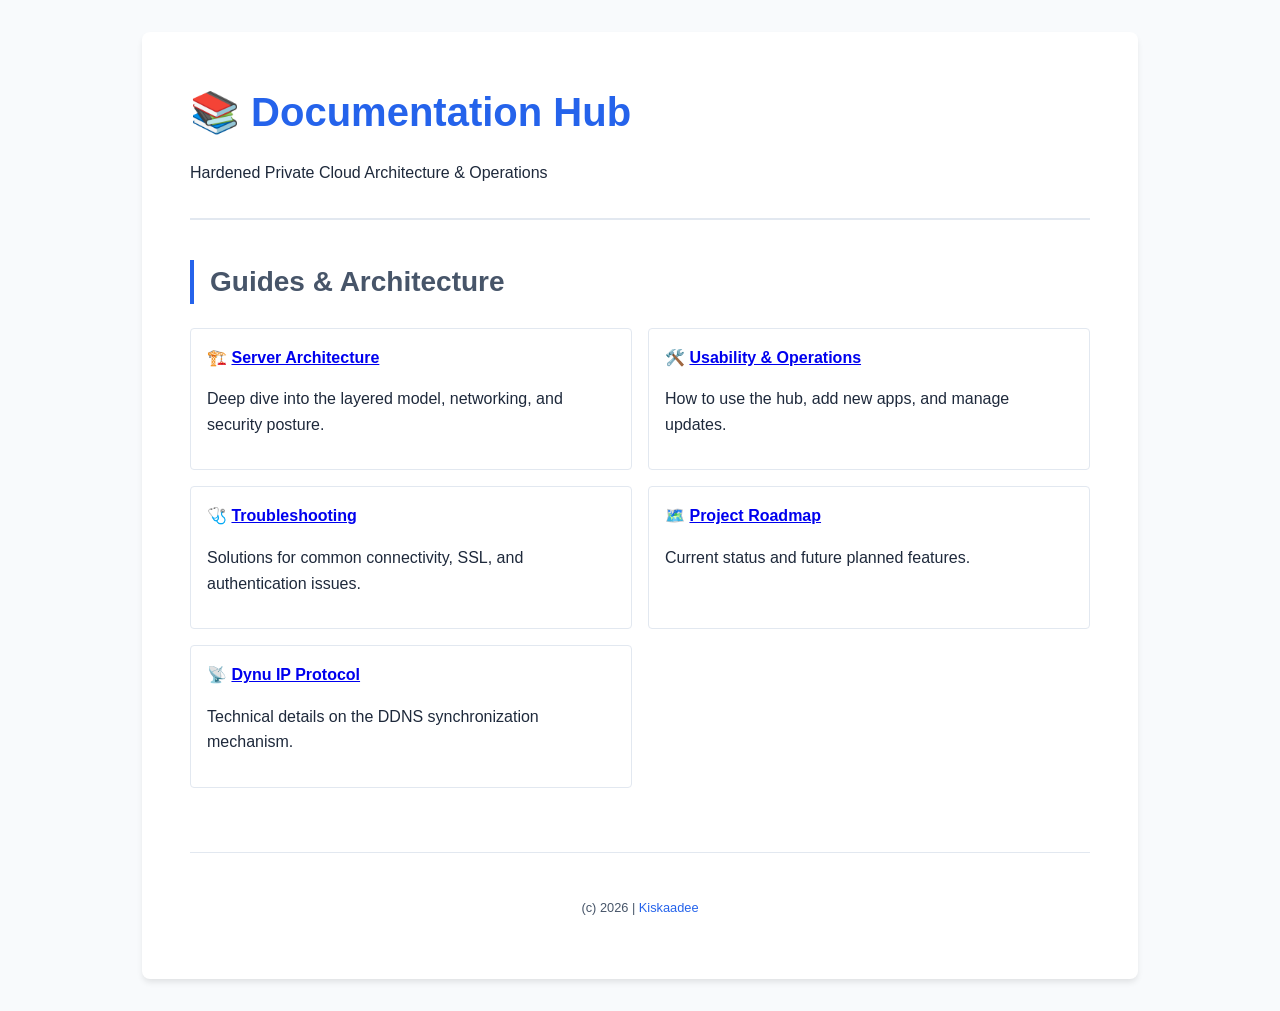
<file: docs/index.html>
<!DOCTYPE html>
<html lang="en">
<head>
    <meta charset="UTF-8">
    <meta name="viewport" content="width=device-width, initial-scale=1.0">
    <title>Documentation | Hardened Hub</title>
    <link rel="stylesheet" href="style.css">
</head>
<body>

<main>
    <header>
        <h1>📚 Documentation Hub</h1>
        <p>Hardened Private Cloud Architecture & Operations</p>
    </header>

    <section>
        <h2>Guides & Architecture</h2>
        <div class="grid">
            <article class="card">
                <h4>🏗️ <a href="architecture.html">Server Architecture</a></h4>
                <p>Deep dive into the layered model, networking, and security posture.</p>
            </article>
            <article class="card">
                <h4>🛠️ <a href="usability.html">Usability & Operations</a></h4>
                <p>How to use the hub, add new apps, and manage updates.</p>
            </article>
            <article class="card">
                <h4>🩺 <a href="troubleshooting.html">Troubleshooting</a></h4>
                <p>Solutions for common connectivity, SSL, and authentication issues.</p>
            </article>
            <article class="card">
                <h4>🗺️ <a href="roadmap.html">Project Roadmap</a></h4>
                <p>Current status and future planned features.</p>
            </article>
            <article class="card">
                <h4>📡 <a href="dynu-ip-update-protocol.html">Dynu IP Protocol</a></h4>
                <p>Technical details on the DDNS synchronization mechanism.</p>
            </article>
        </div>
    </section>

    <footer>
        <p>(c) 2026 | <a href="https://roadtotech.me">Kiskaadee</a></p>
    </footer>
</main>

</body>
</html>
</file>
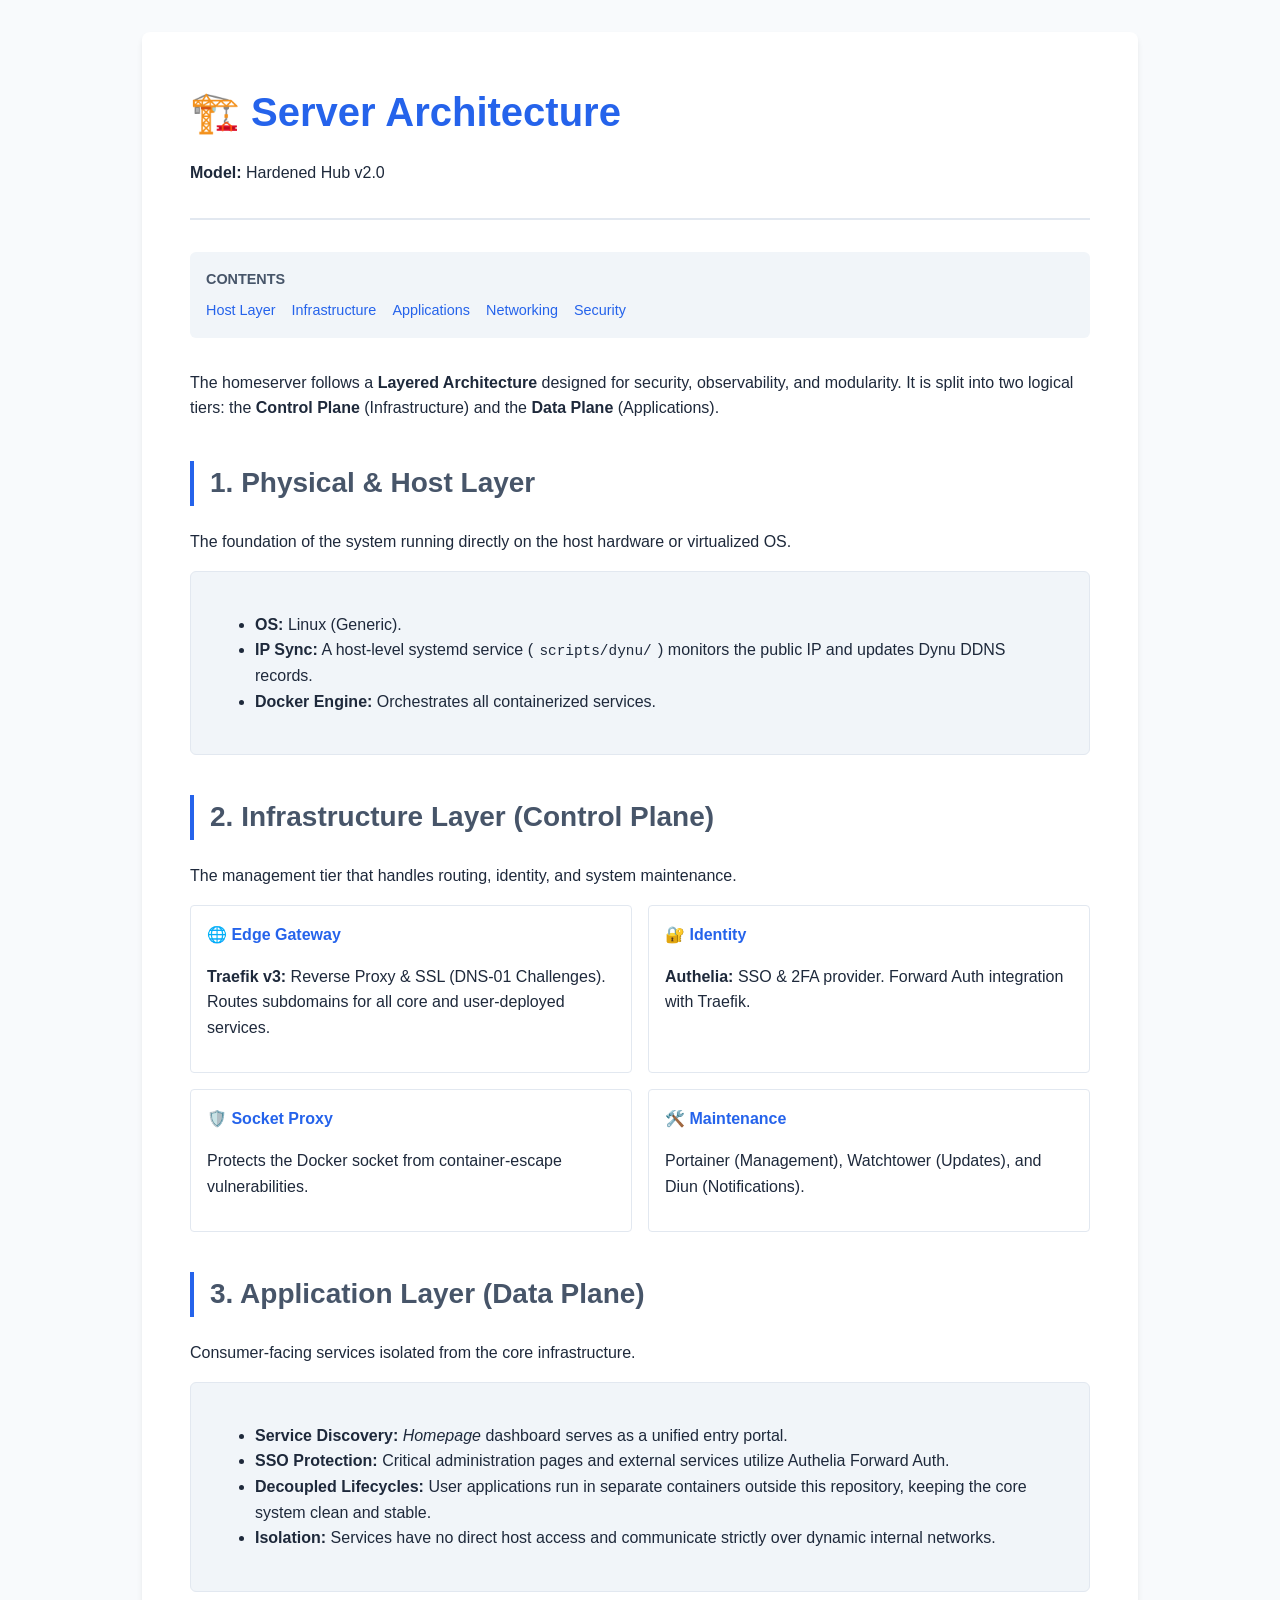
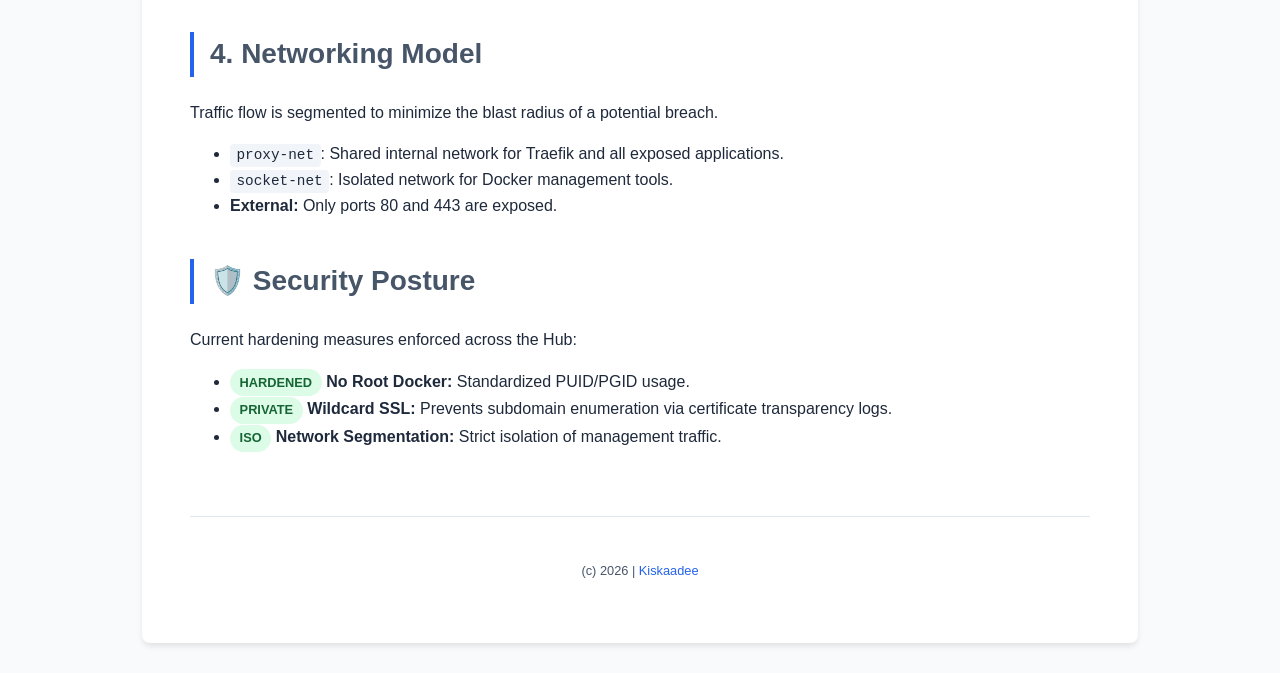
<file: docs/architecture.html>
<!DOCTYPE html>
<html lang="en">
<head>
    <meta charset="UTF-8">
    <meta name="viewport" content="width=device-width, initial-scale=1.0">
    <title>Server Architecture | Hardened Hub</title>
    <link rel="stylesheet" href="style.css">
</head>
<body>

<main>
    <header>
        <h1>🏗️ Server Architecture</h1>
        <p><strong>Model:</strong> Hardened Hub v2.0</p>
    </header>

    <nav>
        <h4>Contents</h4>
        <ul>
            <li><a href="#physical">Host Layer</a></li>
            <li><a href="#infra">Infrastructure</a></li>
            <li><a href="#apps">Applications</a></li>
            <li><a href="#network">Networking</a></li>
            <li><a href="#security">Security</a></li>
        </ul>
    </nav>

    <p>The homeserver follows a <strong>Layered Architecture</strong> designed for security, observability, and modularity. It is split into two logical tiers: the <strong>Control Plane</strong> (Infrastructure) and the <strong>Data Plane</strong> (Applications).</p>

    <section id="physical">
        <h2>1. Physical & Host Layer</h2>
        <p>The foundation of the system running directly on the host hardware or virtualized OS.</p>
        <div class="layer-box">
            <ul>
                <li><strong>OS:</strong> Linux (Generic).</li>
                <li><strong>IP Sync:</strong> A host-level systemd service (<code>scripts/dynu/</code>) monitors the public IP and updates Dynu DDNS records.</li>
                <li><strong>Docker Engine:</strong> Orchestrates all containerized services.</li>
            </ul>
        </div>
    </section>

    <section id="infra">
        <h2>2. Infrastructure Layer (Control Plane)</h2>
        <p>The management tier that handles routing, identity, and system maintenance.</p>
        
        <div class="grid">
            <article class="card">
                <h4>🌐 Edge Gateway</h4>
                <p><strong>Traefik v3:</strong> Reverse Proxy & SSL (DNS-01 Challenges). Routes subdomains for all core and user-deployed services.</p>
            </article>
            <article class="card">
                <h4>🔐 Identity</h4>
                <p><strong>Authelia:</strong> SSO & 2FA provider. Forward Auth integration with Traefik.</p>
            </article>
            <article class="card">
                <h4>🛡️ Socket Proxy</h4>
                <p>Protects the Docker socket from container-escape vulnerabilities.</p>
            </article>
            <article class="card">
                <h4>🛠️ Maintenance</h4>
                <p>Portainer (Management), Watchtower (Updates), and Diun (Notifications).</p>
            </article>
        </div>
    </section>

    <section id="apps">
        <h2>3. Application Layer (Data Plane)</h2>
        <p>Consumer-facing services isolated from the core infrastructure.</p>
        <div class="layer-box">
            <ul>
                <li><strong>Service Discovery:</strong> <em>Homepage</em> dashboard serves as a unified entry portal.</li>
                <li><strong>SSO Protection:</strong> Critical administration pages and external services utilize Authelia Forward Auth.</li>
                <li><strong>Decoupled Lifecycles:</strong> User applications run in separate containers outside this repository, keeping the core system clean and stable.</li>
                <li><strong>Isolation:</strong> Services have no direct host access and communicate strictly over dynamic internal networks.</li>
            </ul>
        </div>
    </section>


    <section id="network">
        <h2>4. Networking Model</h2>
        <p>Traffic flow is segmented to minimize the blast radius of a potential breach.</p>
        <ul>
            <li><code>proxy-net</code>: Shared internal network for Traefik and all exposed applications.</li>
            <li><code>socket-net</code>: Isolated network for Docker management tools.</li>
            <li><strong>External:</strong> Only ports 80 and 443 are exposed.</li>
        </ul>
    </section>

    <section id="security">
        <h2>🛡️ Security Posture</h2>
        <p>Current hardening measures enforced across the Hub:</p>
        <ul>
            <li><span class="badge badge-success">HARDENED</span> <strong>No Root Docker:</strong> Standardized PUID/PGID usage.</li>
            <li><span class="badge badge-success">PRIVATE</span> <strong>Wildcard SSL:</strong> Prevents subdomain enumeration via certificate transparency logs.</li>
            <li><span class="badge badge-success">ISO</span> <strong>Network Segmentation:</strong> Strict isolation of management traffic.</li>
        </ul>
    </section>

    <footer>
        <p>(c) 2026 | <a href="https://roadtotech.me">Kiskaadee</a></p>
    </footer>
</main>

</body>
</html>
</file>
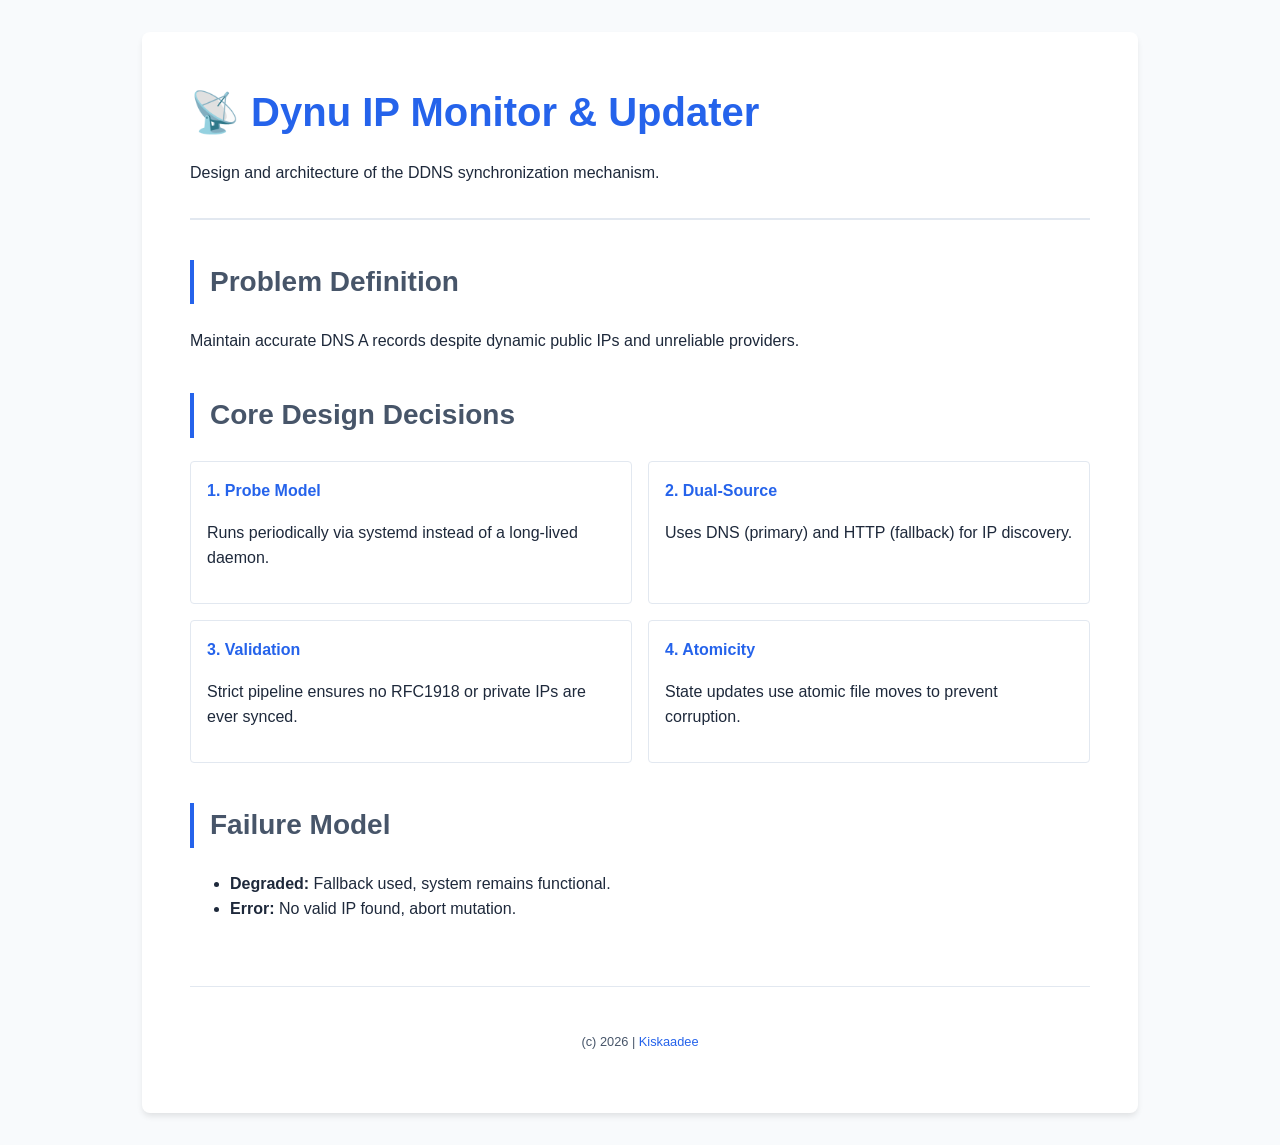
<file: docs/dynu-ip-update-protocol.html>
<!DOCTYPE html>
<html lang="en">
<head>
    <meta charset="UTF-8">
    <meta name="viewport" content="width=device-width, initial-scale=1.0">
    <title>Dynu IP Protocol | Hardened Hub</title>
    <link rel="stylesheet" href="style.css">
</head>
<body>

<main>
    <header>
        <h1>📡 Dynu IP Monitor & Updater</h1>
        <p>Design and architecture of the DDNS synchronization mechanism.</p>
    </header>

    <section>
        <h2>Problem Definition</h2>
        <p>Maintain accurate DNS A records despite dynamic public IPs and unreliable providers.</p>
    </section>

    <section>
        <h2>Core Design Decisions</h2>
        <div class="grid">
            <article class="card">
                <h4>1. Probe Model</h4>
                <p>Runs periodically via systemd instead of a long-lived daemon.</p>
            </article>
            <article class="card">
                <h4>2. Dual-Source</h4>
                <p>Uses DNS (primary) and HTTP (fallback) for IP discovery.</p>
            </article>
            <article class="card">
                <h4>3. Validation</h4>
                <p>Strict pipeline ensures no RFC1918 or private IPs are ever synced.</p>
            </article>
            <article class="card">
                <h4>4. Atomicity</h4>
                <p>State updates use atomic file moves to prevent corruption.</p>
            </article>
        </div>
    </section>

    <section>
        <h2>Failure Model</h2>
        <ul>
            <li><strong>Degraded:</strong> Fallback used, system remains functional.</li>
            <li><strong>Error:</strong> No valid IP found, abort mutation.</li>
        </ul>
    </section>

    <footer>
        <p>(c) 2026 | <a href="https://roadtotech.me">Kiskaadee</a></p>
    </footer>
</main>

</body>
</html>
</file>
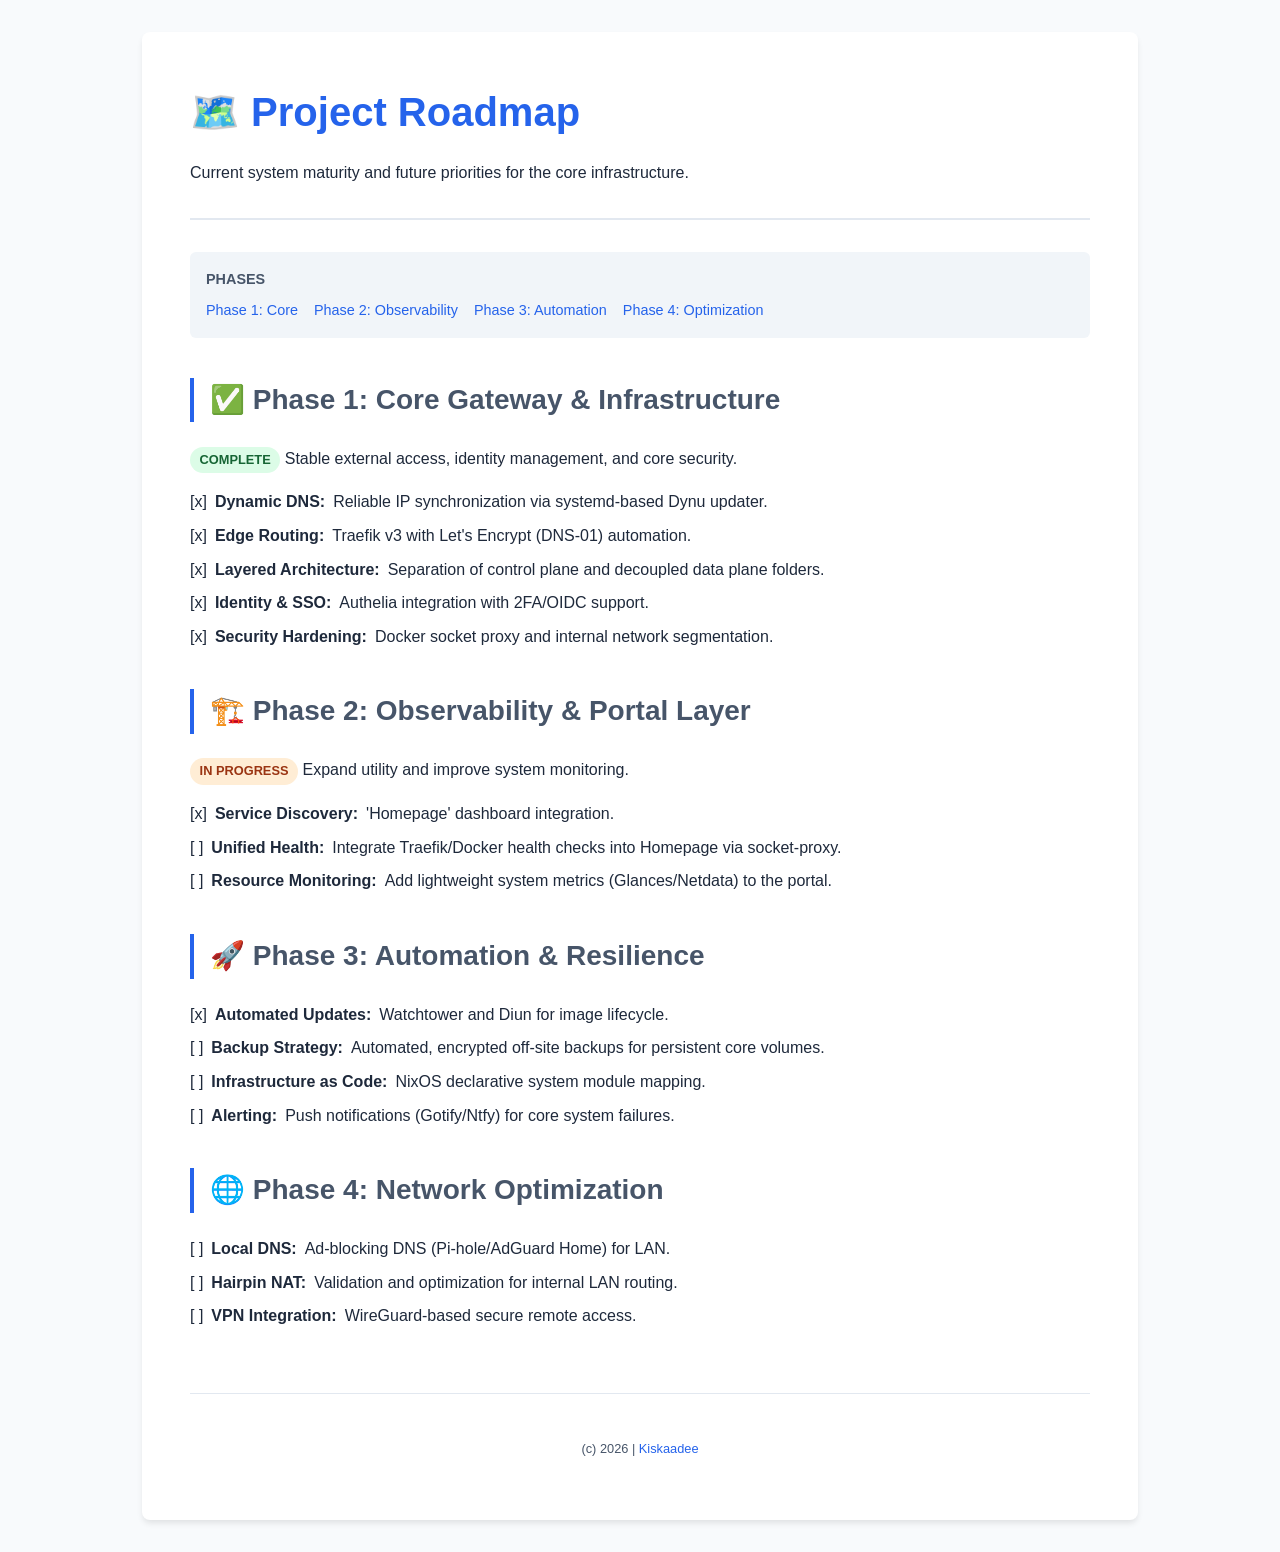
<file: docs/roadmap.html>
<!DOCTYPE html>
<html lang="en">
<head>
    <meta charset="UTF-8">
    <meta name="viewport" content="width=device-width, initial-scale=1.0">
    <title>Project Roadmap | Hardened Hub</title>
    <link rel="stylesheet" href="style.css">
</head>
<body>

<main>
    <header>
        <h1>🗺️ Project Roadmap</h1>
        <p>Current system maturity and future priorities for the core infrastructure.</p>
    </header>

    <nav>
        <h4>Phases</h4>
        <ul>
            <li><a href="#phase1">Phase 1: Core</a></li>
            <li><a href="#phase2">Phase 2: Observability</a></li>
            <li><a href="#phase3">Phase 3: Automation</a></li>
            <li><a href="#phase4">Phase 4: Optimization</a></li>
        </ul>
    </nav>

    <section id="phase1">
        <h2>✅ Phase 1: Core Gateway & Infrastructure</h2>
        <p><span class="badge badge-success">COMPLETE</span> Stable external access, identity management, and core security.</p>
        <ul class="status-list">
            <li class="status-item"><span>[x]</span> <strong>Dynamic DNS:</strong> Reliable IP synchronization via systemd-based Dynu updater.</li>
            <li class="status-item"><span>[x]</span> <strong>Edge Routing:</strong> Traefik v3 with Let's Encrypt (DNS-01) automation.</li>
            <li class="status-item"><span>[x]</span> <strong>Layered Architecture:</strong> Separation of control plane and decoupled data plane folders.</li>
            <li class="status-item"><span>[x]</span> <strong>Identity & SSO:</strong> Authelia integration with 2FA/OIDC support.</li>
            <li class="status-item"><span>[x]</span> <strong>Security Hardening:</strong> Docker socket proxy and internal network segmentation.</li>
        </ul>
    </section>

    <section id="phase2">
        <h2>🏗️ Phase 2: Observability & Portal Layer</h2>
        <p><span class="badge badge-warning">IN PROGRESS</span> Expand utility and improve system monitoring.</p>
        <ul class="status-list">
            <li class="status-item"><span>[x]</span> <strong>Service Discovery:</strong> 'Homepage' dashboard integration.</li>
            <li class="status-item"><span>[ ]</span> <strong>Unified Health:</strong> Integrate Traefik/Docker health checks into Homepage via socket-proxy.</li>
            <li class="status-item"><span>[ ]</span> <strong>Resource Monitoring:</strong> Add lightweight system metrics (Glances/Netdata) to the portal.</li>
        </ul>
    </section>

    <section id="phase3">
        <h2>🚀 Phase 3: Automation & Resilience</h2>
        <ul class="status-list">
            <li class="status-item"><span>[x]</span> <strong>Automated Updates:</strong> Watchtower and Diun for image lifecycle.</li>
            <li class="status-item"><span>[ ]</span> <strong>Backup Strategy:</strong> Automated, encrypted off-site backups for persistent core volumes.</li>
            <li class="status-item"><span>[ ]</span> <strong>Infrastructure as Code:</strong> NixOS declarative system module mapping.</li>
            <li class="status-item"><span>[ ]</span> <strong>Alerting:</strong> Push notifications (Gotify/Ntfy) for core system failures.</li>
        </ul>
    </section>

    <section id="phase4">
        <h2>🌐 Phase 4: Network Optimization</h2>
        <ul class="status-list">
            <li class="status-item"><span>[ ]</span> <strong>Local DNS:</strong> Ad-blocking DNS (Pi-hole/AdGuard Home) for LAN.</li>
            <li class="status-item"><span>[ ]</span> <strong>Hairpin NAT:</strong> Validation and optimization for internal LAN routing.</li>
            <li class="status-item"><span>[ ]</span> <strong>VPN Integration:</strong> WireGuard-based secure remote access.</li>
        </ul>
    </section>

    <footer>
        <p>(c) 2026 | <a href="https://roadtotech.me">Kiskaadee</a></p>
    </footer>
</main>

</body>
</html>
</file>
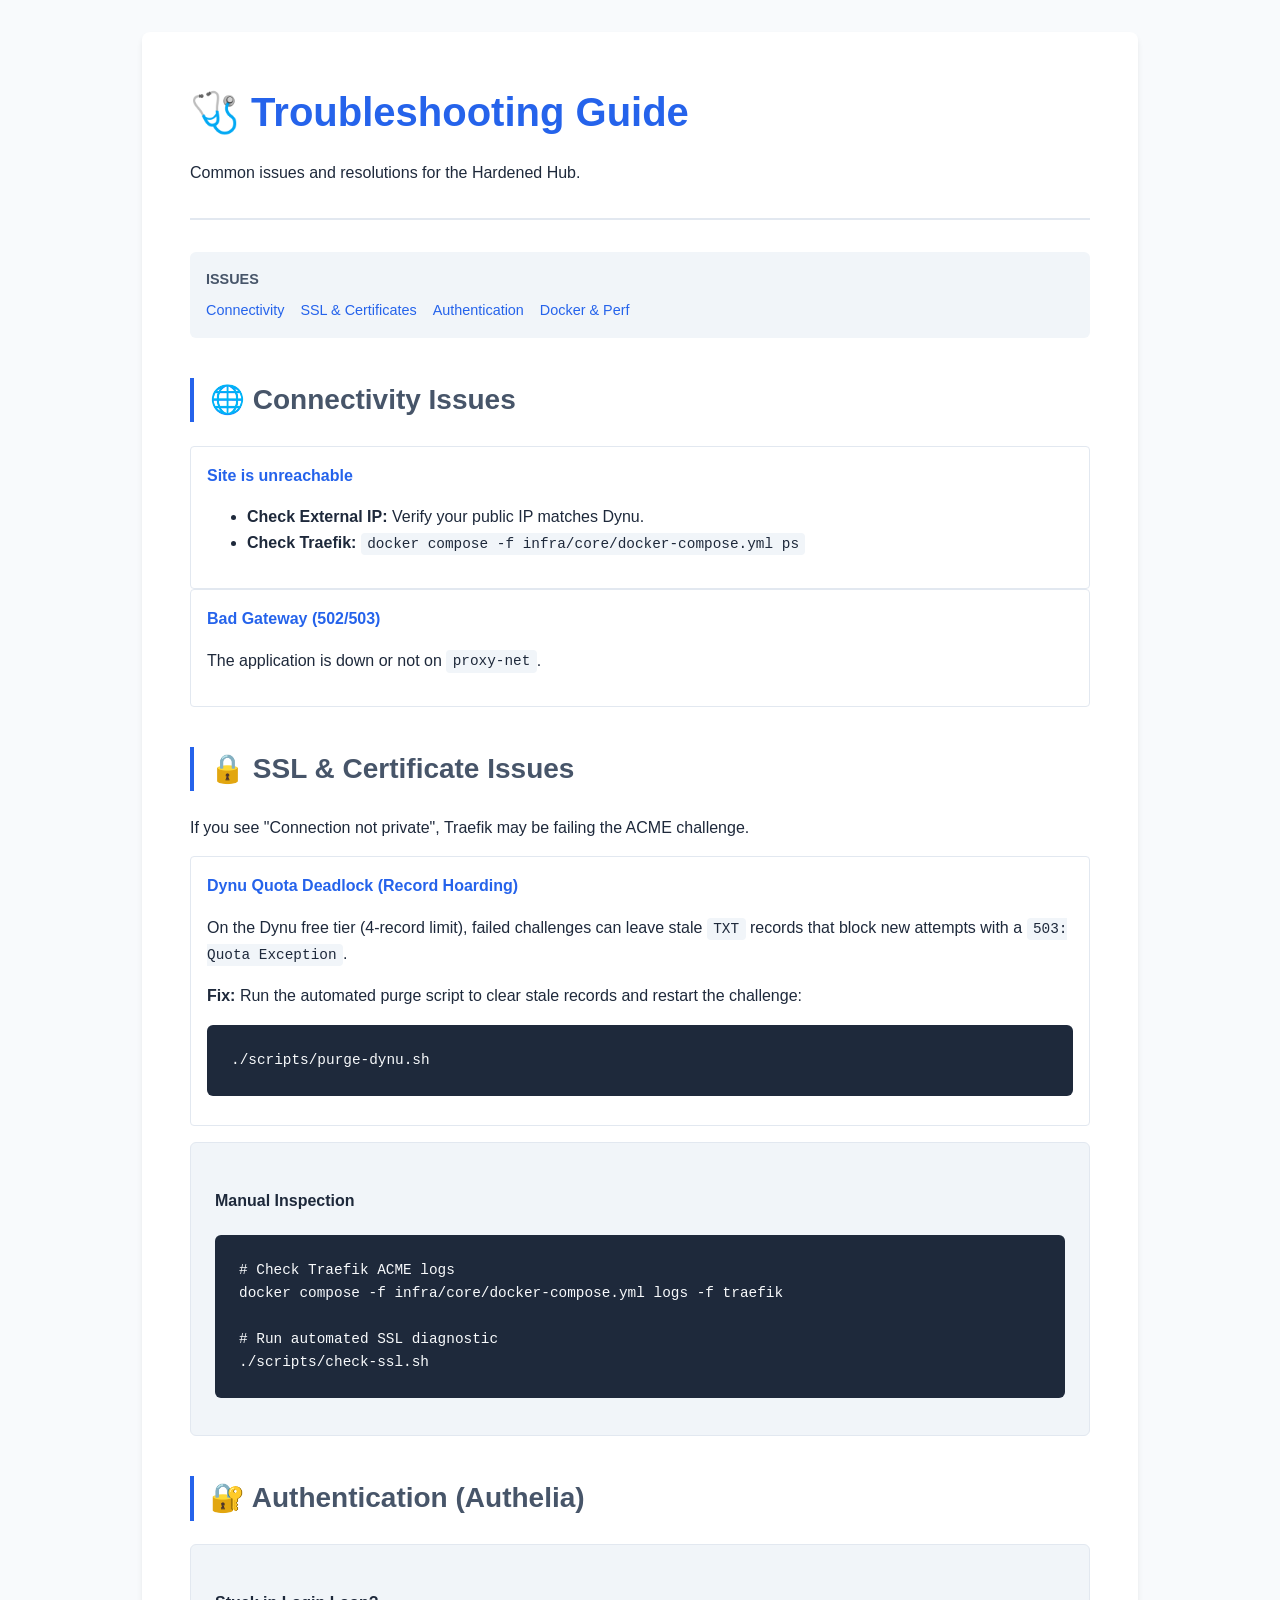
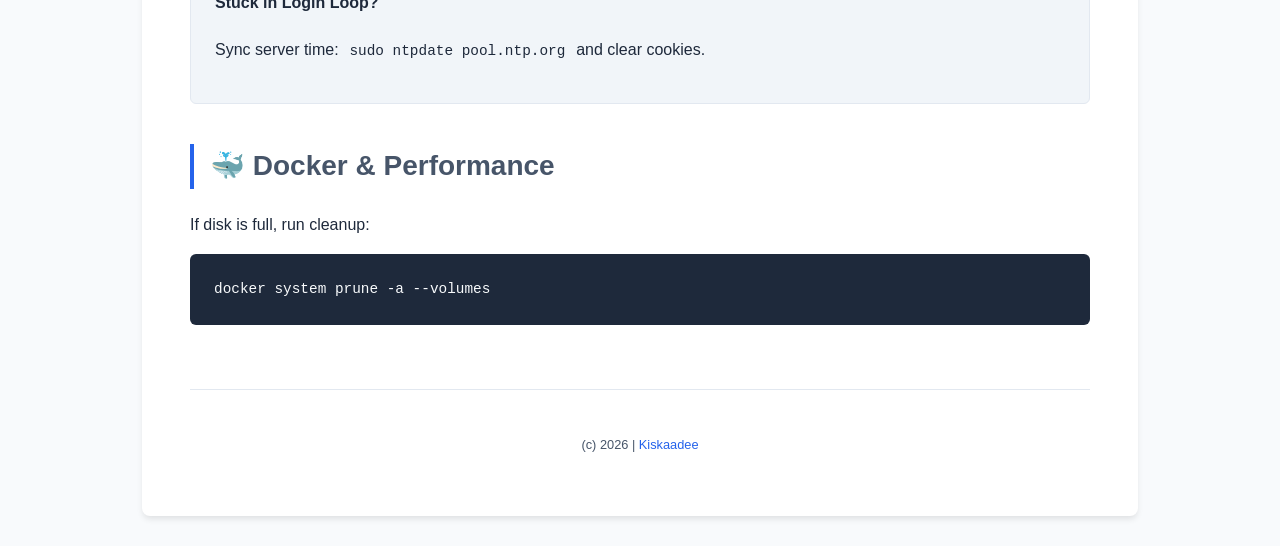
<file: docs/troubleshooting.html>
<!DOCTYPE html>
<html lang="en">
<head>
    <meta charset="UTF-8">
    <meta name="viewport" content="width=device-width, initial-scale=1.0">
    <title>Troubleshooting | Hardened Hub</title>
    <link rel="stylesheet" href="style.css">
</head>
<body>

<main>
    <header>
        <h1>🩺 Troubleshooting Guide</h1>
        <p>Common issues and resolutions for the Hardened Hub.</p>
    </header>

    <nav>
        <h4>Issues</h4>
        <ul>
            <li><a href="#connectivity">Connectivity</a></li>
            <li><a href="#ssl">SSL & Certificates</a></li>
            <li><a href="#auth">Authentication</a></li>
            <li><a href="#docker">Docker & Perf</a></li>
        </ul>
    </nav>

    <section id="connectivity">
        <h2>🌐 Connectivity Issues</h2>
        <div class="card">
            <h4>Site is unreachable</h4>
            <ul>
                <li><strong>Check External IP:</strong> Verify your public IP matches Dynu.</li>
                <li><strong>Check Traefik:</strong> <code>docker compose -f infra/core/docker-compose.yml ps</code></li>
            </ul>
        </div>
        <div class="card">
            <h4>Bad Gateway (502/503)</h4>
            <p>The application is down or not on <code>proxy-net</code>.</p>
        </div>
    </section>

    <section id="ssl">
        <h2>🔒 SSL & Certificate Issues</h2>
        <p>If you see "Connection not private", Traefik may be failing the ACME challenge.</p>
        
        <div class="card">
            <h4>Dynu Quota Deadlock (Record Hoarding)</h4>
            <p>On the Dynu free tier (4-record limit), failed challenges can leave stale <code>TXT</code> records that block new attempts with a <code>503: Quota Exception</code>.</p>
            <p><strong>Fix:</strong> Run the automated purge script to clear stale records and restart the challenge:</p>
            <pre><code>./scripts/purge-dynu.sh</code></pre>
        </div>

        <div class="layer-box">
            <h4>Manual Inspection</h4>
            <pre><code># Check Traefik ACME logs
docker compose -f infra/core/docker-compose.yml logs -f traefik

# Run automated SSL diagnostic
./scripts/check-ssl.sh</code></pre>
        </div>
    </section>

    <section id="auth">
        <h2>🔐 Authentication (Authelia)</h2>
        <div class="layer-box">
            <h4>Stuck in Login Loop?</h4>
            <p>Sync server time: <code>sudo ntpdate pool.ntp.org</code> and clear cookies.</p>
        </div>
    </section>

    <section id="docker">
        <h2>🐳 Docker & Performance</h2>
        <p>If disk is full, run cleanup:</p>
        <pre><code>docker system prune -a --volumes</code></pre>
    </section>

    <footer>
        <p>(c) 2026 | <a href="https://roadtotech.me">Kiskaadee</a></p>
    </footer>
</main>

</body>
</html>
</file>
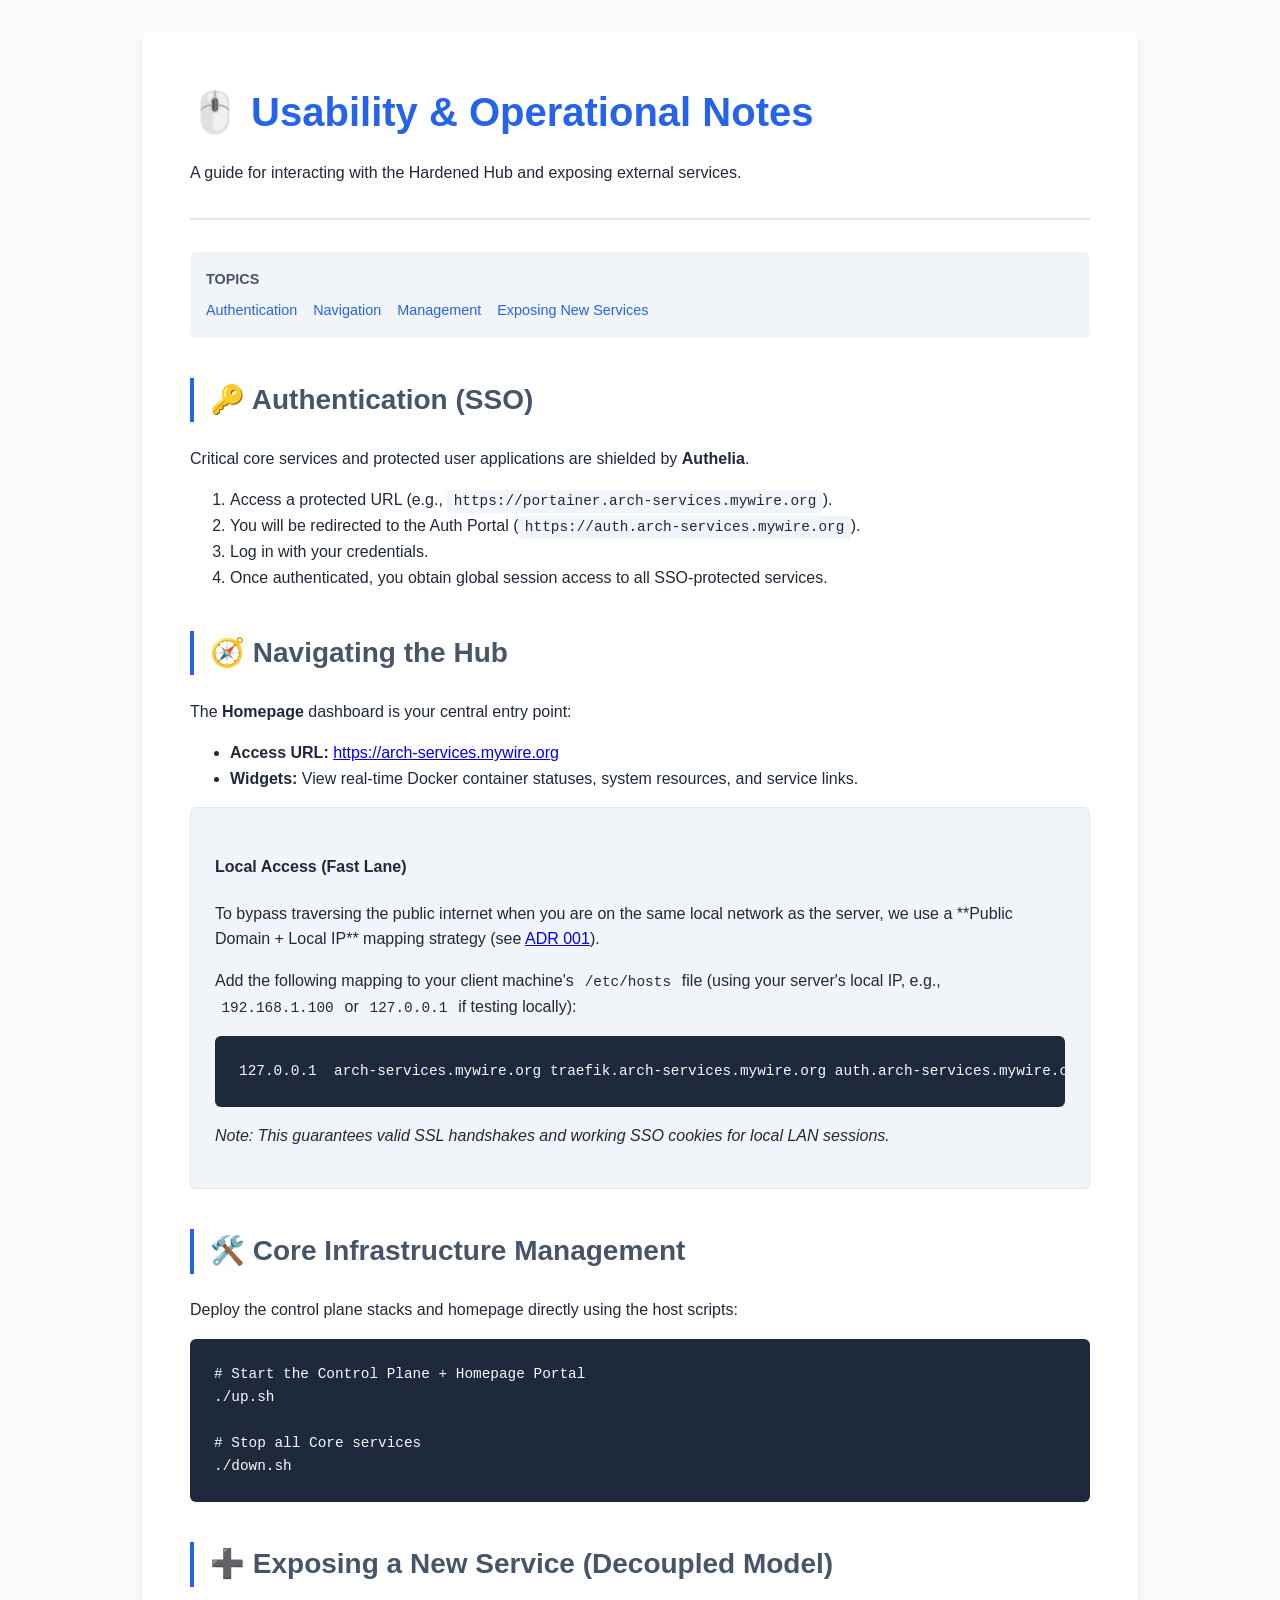
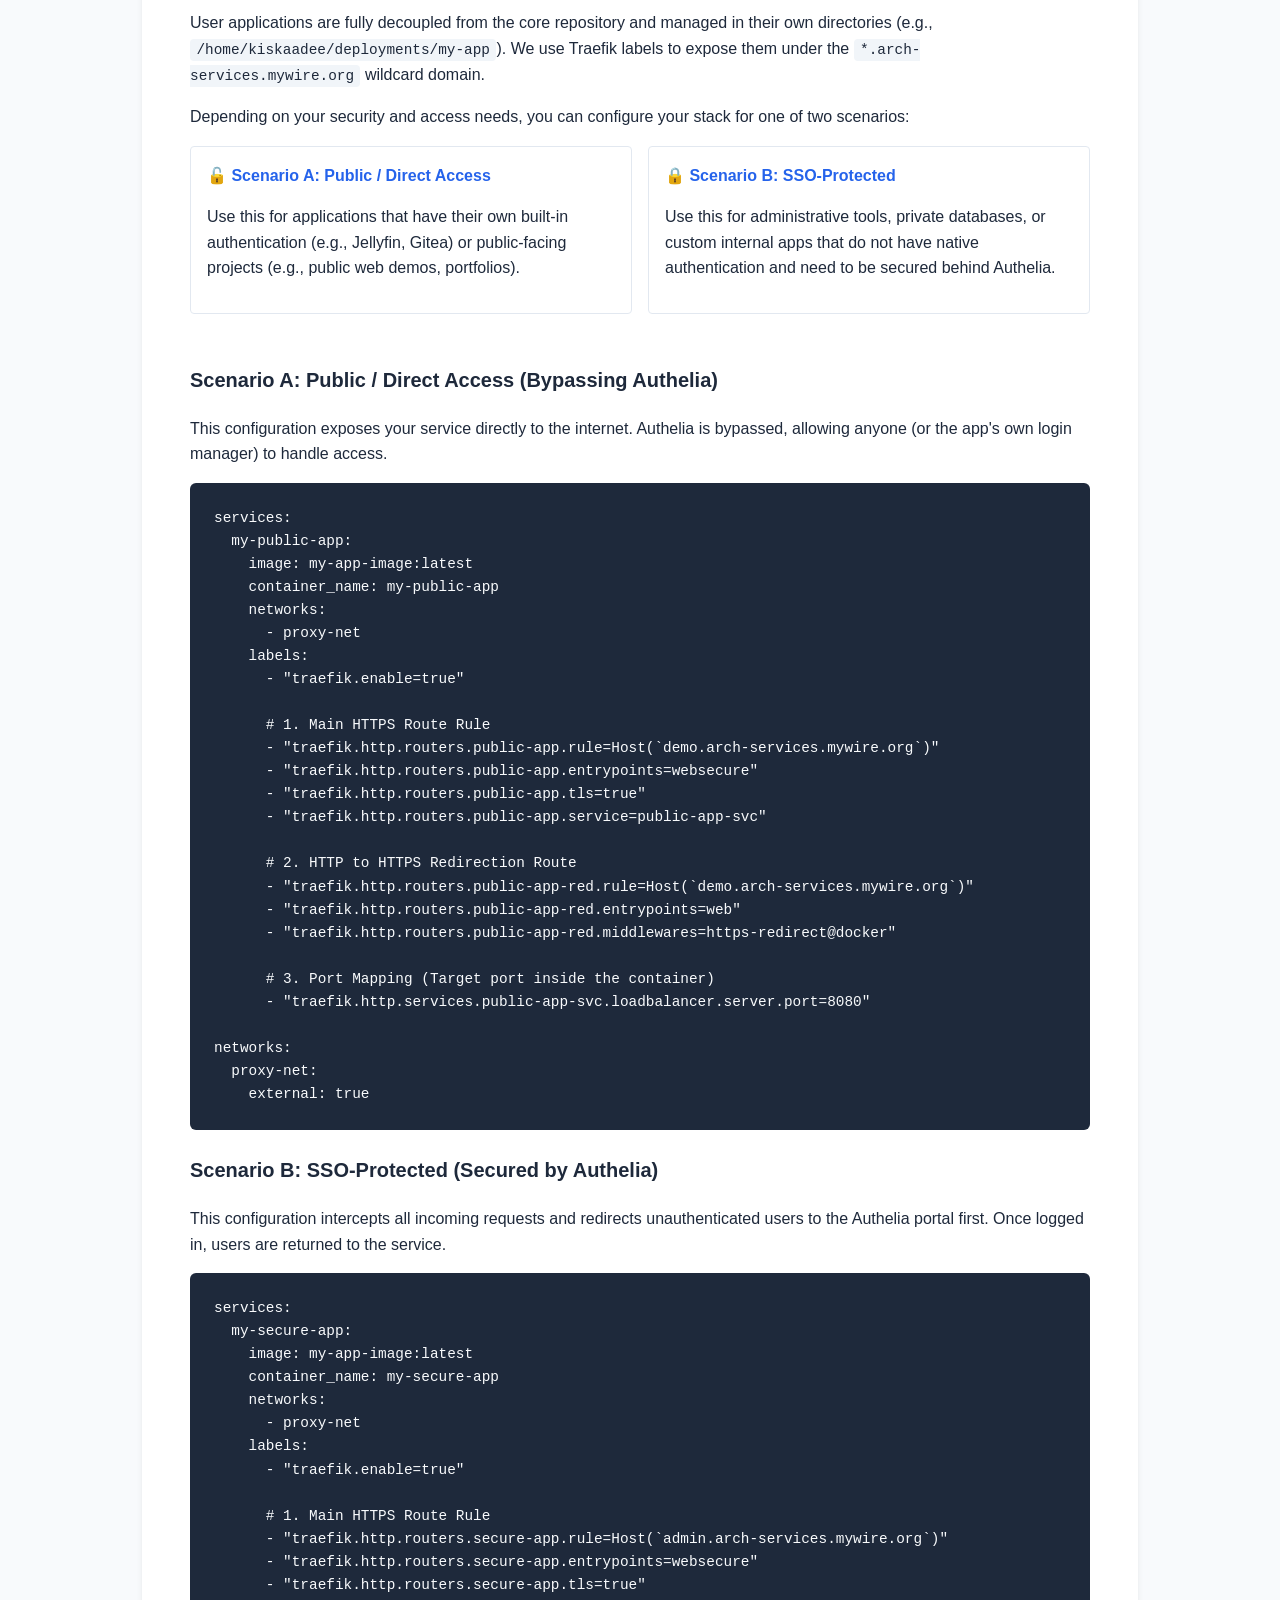
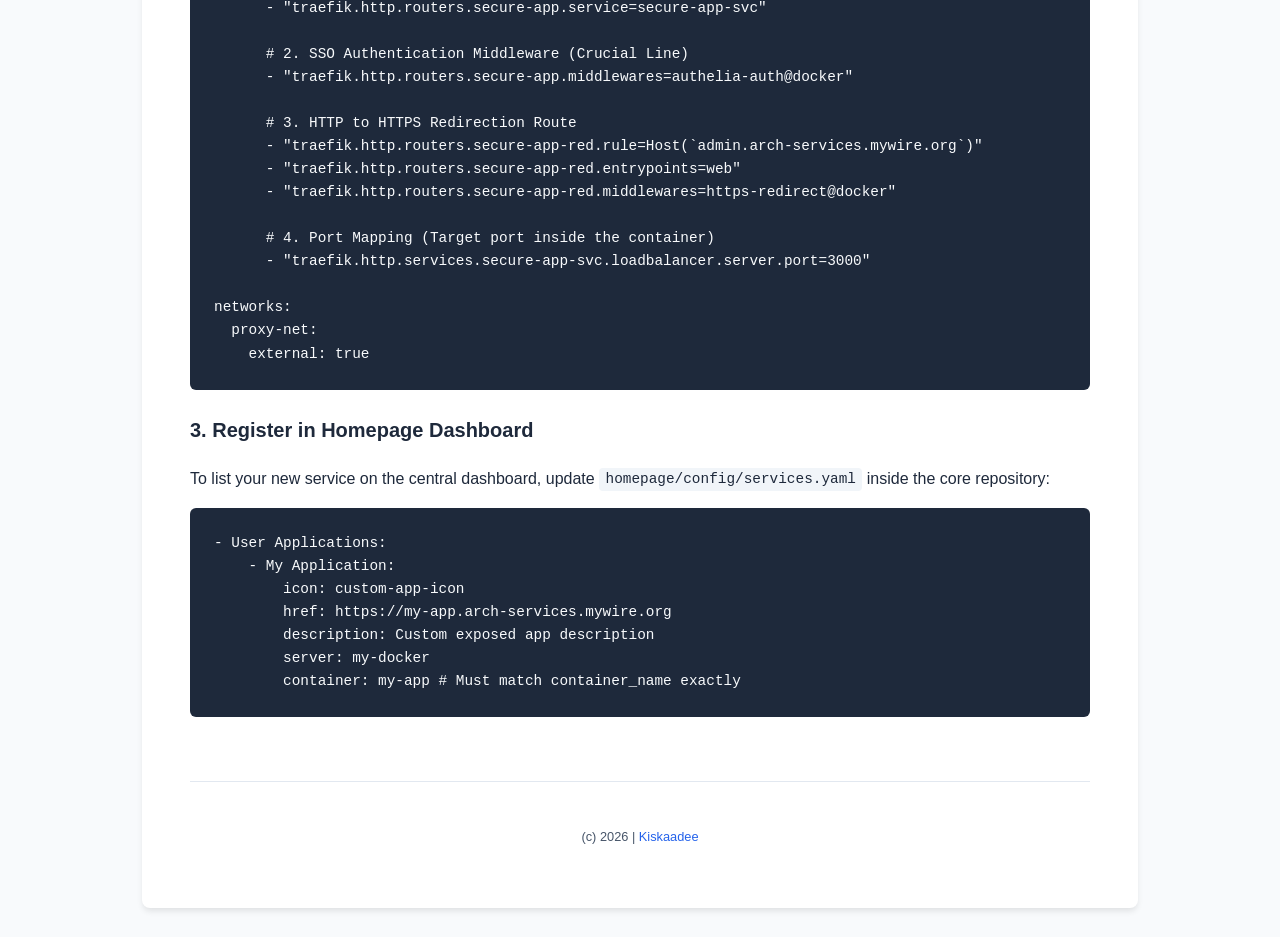
<file: docs/usability.html>
<!DOCTYPE html>
<html lang="en">
<head>
    <meta charset="UTF-8">
    <meta name="viewport" content="width=device-width, initial-scale=1.0">
    <title>Usability & Operations | Hardened Hub</title>
    <link rel="stylesheet" href="style.css">
</head>
<body>

<main>
    <header>
        <h1>🖱️ Usability & Operational Notes</h1>
        <p>A guide for interacting with the Hardened Hub and exposing external services.</p>
    </header>

    <nav>
        <h4>Topics</h4>
        <ul>
            <li><a href="#auth">Authentication</a></li>
            <li><a href="#nav">Navigation</a></li>
            <li><a href="#mgmt">Management</a></li>
            <li><a href="#add">Exposing New Services</a></li>
        </ul>
    </nav>

    <section id="auth">
        <h2>🔑 Authentication (SSO)</h2>
        <p>Critical core services and protected user applications are shielded by <strong>Authelia</strong>.</p>
        <ol>
            <li>Access a protected URL (e.g., <code>https://portainer.arch-services.mywire.org</code>).</li>
            <li>You will be redirected to the Auth Portal (<code>https://auth.arch-services.mywire.org</code>).</li>
            <li>Log in with your credentials.</li>
            <li>Once authenticated, you obtain global session access to all SSO-protected services.</li>
        </ol>
    </section>

    <section id="nav">
        <h2>🧭 Navigating the Hub</h2>
        <p>The <strong>Homepage</strong> dashboard is your central entry point:</p>
        <ul>
            <li><strong>Access URL:</strong> <a href="https://arch-services.mywire.org">https://arch-services.mywire.org</a></li>
            <li><strong>Widgets:</strong> View real-time Docker container statuses, system resources, and service links.</li>
        </ul>
        <div class="layer-box">
            <h4>Local Access (Fast Lane)</h4>
            <p>To bypass traversing the public internet when you are on the same local network as the server, we use a **Public Domain + Local IP** mapping strategy (see <a href="adr-001-remove-localhost-routers.md">ADR 001</a>).</p>
            <p>Add the following mapping to your client machine's <code>/etc/hosts</code> file (using your server's local IP, e.g., <code>192.168.1.100</code> or <code>127.0.0.1</code> if testing locally):</p>
            <pre><code>127.0.0.1  arch-services.mywire.org traefik.arch-services.mywire.org auth.arch-services.mywire.org logs.arch-services.mywire.org portainer.arch-services.mywire.org [your-app-subdomain].arch-services.mywire.org</code></pre>
            <p><em>Note: This guarantees valid SSL handshakes and working SSO cookies for local LAN sessions.</em></p>
        </div>
    </section>

    <section id="mgmt">
        <h2>🛠️ Core Infrastructure Management</h2>
        <p>Deploy the control plane stacks and homepage directly using the host scripts:</p>
        <pre><code># Start the Control Plane + Homepage Portal
./up.sh

# Stop all Core services
./down.sh</code></pre>
    </section>

    <section id="add">
        <h2>➕ Exposing a New Service (Decoupled Model)</h2>
        <p>User applications are fully decoupled from the core repository and managed in their own directories (e.g., <code>/home/kiskaadee/deployments/my-app</code>). We use Traefik labels to expose them under the <code>*.arch-services.mywire.org</code> wildcard domain.</p>
        
        <p>Depending on your security and access needs, you can configure your stack for one of two scenarios:</p>

        <div class="grid">
            <article class="card">
                <h4>🔓 Scenario A: Public / Direct Access</h4>
                <p>Use this for applications that have their own built-in authentication (e.g., Jellyfin, Gitea) or public-facing projects (e.g., public web demos, portfolios).</p>
            </article>
            <article class="card">
                <h4>🔒 Scenario B: SSO-Protected</h4>
                <p>Use this for administrative tools, private databases, or custom internal apps that do not have native authentication and need to be secured behind Authelia.</p>
            </article>
        </div>

        <br>

        <h3>Scenario A: Public / Direct Access (Bypassing Authelia)</h3>
        <p>This configuration exposes your service directly to the internet. Authelia is bypassed, allowing anyone (or the app's own login manager) to handle access.</p>
        
        <pre><code class="language-yaml">services:
  my-public-app:
    image: my-app-image:latest
    container_name: my-public-app
    networks:
      - proxy-net
    labels:
      - "traefik.enable=true"
      
      # 1. Main HTTPS Route Rule
      - "traefik.http.routers.public-app.rule=Host(`demo.arch-services.mywire.org`)"
      - "traefik.http.routers.public-app.entrypoints=websecure"
      - "traefik.http.routers.public-app.tls=true"
      - "traefik.http.routers.public-app.service=public-app-svc"

      # 2. HTTP to HTTPS Redirection Route
      - "traefik.http.routers.public-app-red.rule=Host(`demo.arch-services.mywire.org`)"
      - "traefik.http.routers.public-app-red.entrypoints=web"
      - "traefik.http.routers.public-app-red.middlewares=https-redirect@docker"

      # 3. Port Mapping (Target port inside the container)
      - "traefik.http.services.public-app-svc.loadbalancer.server.port=8080"

networks:
  proxy-net:
    external: true</code></pre>

        <h3>Scenario B: SSO-Protected (Secured by Authelia)</h3>
        <p>This configuration intercepts all incoming requests and redirects unauthenticated users to the Authelia portal first. Once logged in, users are returned to the service.</p>
        
        <pre><code class="language-yaml">services:
  my-secure-app:
    image: my-app-image:latest
    container_name: my-secure-app
    networks:
      - proxy-net
    labels:
      - "traefik.enable=true"
      
      # 1. Main HTTPS Route Rule
      - "traefik.http.routers.secure-app.rule=Host(`admin.arch-services.mywire.org`)"
      - "traefik.http.routers.secure-app.entrypoints=websecure"
      - "traefik.http.routers.secure-app.tls=true"
      - "traefik.http.routers.secure-app.service=secure-app-svc"

      # 2. SSO Authentication Middleware (Crucial Line)
      - "traefik.http.routers.secure-app.middlewares=authelia-auth@docker"

      # 3. HTTP to HTTPS Redirection Route
      - "traefik.http.routers.secure-app-red.rule=Host(`admin.arch-services.mywire.org`)"
      - "traefik.http.routers.secure-app-red.entrypoints=web"
      - "traefik.http.routers.secure-app-red.middlewares=https-redirect@docker"

      # 4. Port Mapping (Target port inside the container)
      - "traefik.http.services.secure-app-svc.loadbalancer.server.port=3000"

networks:
  proxy-net:
    external: true</code></pre>

        <h3>3. Register in Homepage Dashboard</h3>
        <p>To list your new service on the central dashboard, update <code>homepage/config/services.yaml</code> inside the core repository:</p>
        <pre><code class="language-yaml">- User Applications:
    - My Application:
        icon: custom-app-icon
        href: https://my-app.arch-services.mywire.org
        description: Custom exposed app description
        server: my-docker
        container: my-app # Must match container_name exactly</code></pre>
    </section>

    <footer>
        <p>(c) 2026 | <a href="https://roadtotech.me">Kiskaadee</a></p>
    </footer>
</main>

</body>
</html>
</file>
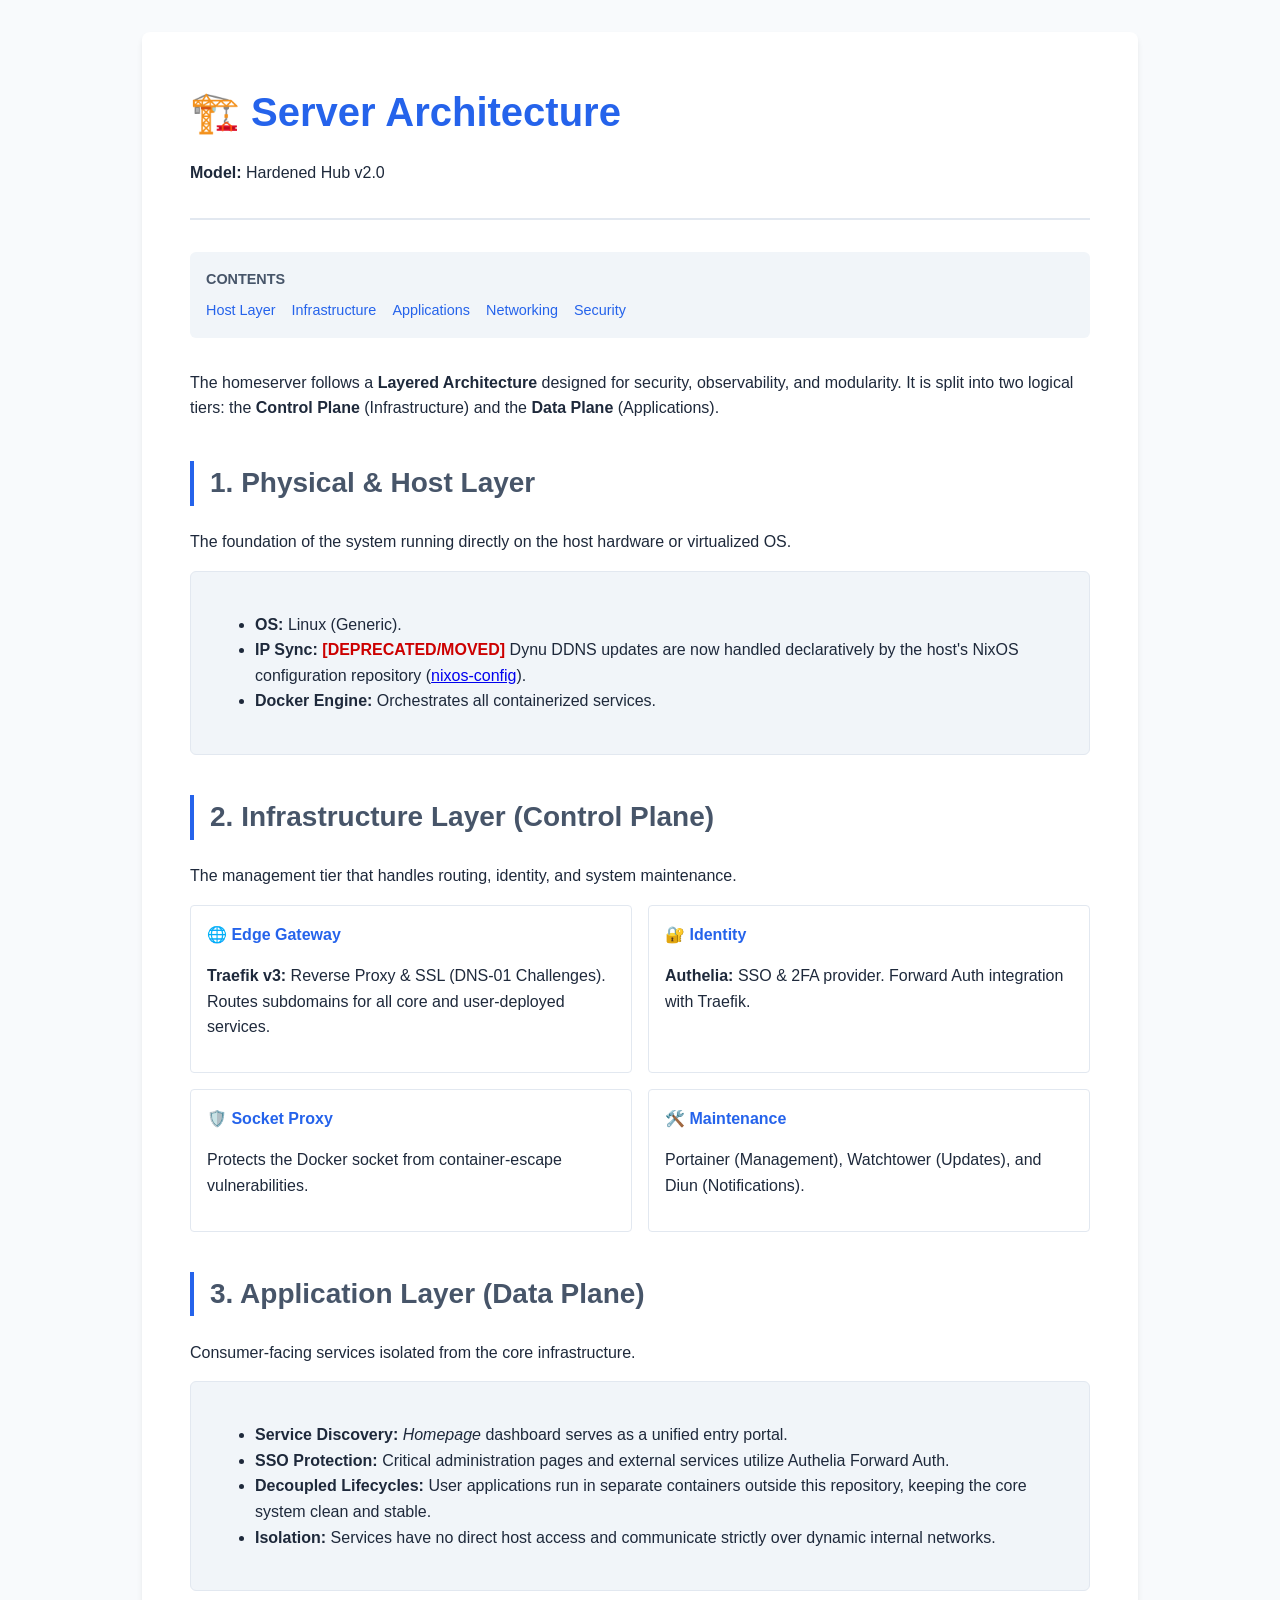
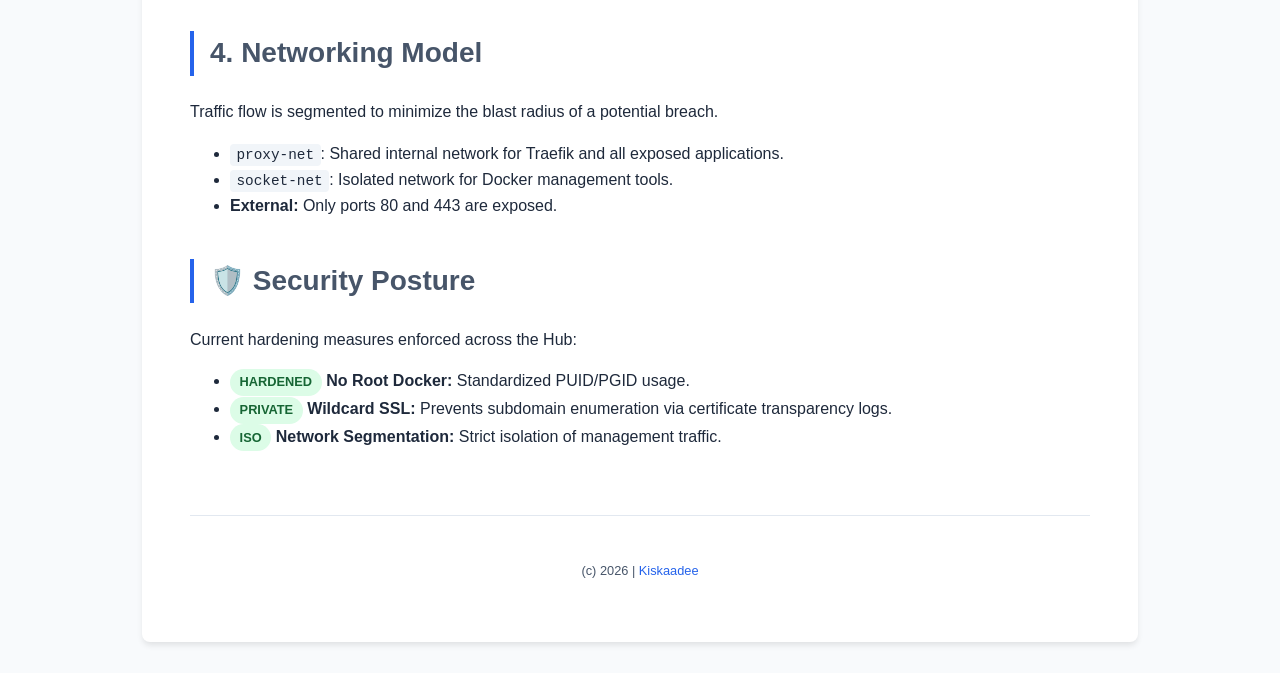
<file: docs/legacy/architecture.html>
<!DOCTYPE html>
<html lang="en">
<head>
    <meta charset="UTF-8">
    <meta name="viewport" content="width=device-width, initial-scale=1.0">
    <title>Server Architecture | Hardened Hub</title>
    <link rel="stylesheet" href="style.css">
</head>
<body>

<main>
    <header>
        <h1>🏗️ Server Architecture</h1>
        <p><strong>Model:</strong> Hardened Hub v2.0</p>
    </header>

    <nav>
        <h4>Contents</h4>
        <ul>
            <li><a href="#physical">Host Layer</a></li>
            <li><a href="#infra">Infrastructure</a></li>
            <li><a href="#apps">Applications</a></li>
            <li><a href="#network">Networking</a></li>
            <li><a href="#security">Security</a></li>
        </ul>
    </nav>

    <p>The homeserver follows a <strong>Layered Architecture</strong> designed for security, observability, and modularity. It is split into two logical tiers: the <strong>Control Plane</strong> (Infrastructure) and the <strong>Data Plane</strong> (Applications).</p>

    <section id="physical">
        <h2>1. Physical & Host Layer</h2>
        <p>The foundation of the system running directly on the host hardware or virtualized OS.</p>
        <div class="layer-box">
            <ul>
                <li><strong>OS:</strong> Linux (Generic).</li>
                <li><strong>IP Sync:</strong> <span style="color: #cc0000; font-weight: bold;">[DEPRECATED/MOVED]</span> Dynu DDNS updates are now handled declaratively by the host's NixOS configuration repository (<a href="https://github.com/kiskaadee/nixos-config">nixos-config</a>).</li>
                <li><strong>Docker Engine:</strong> Orchestrates all containerized services.</li>
            </ul>
        </div>
    </section>

    <section id="infra">
        <h2>2. Infrastructure Layer (Control Plane)</h2>
        <p>The management tier that handles routing, identity, and system maintenance.</p>
        
        <div class="grid">
            <article class="card">
                <h4>🌐 Edge Gateway</h4>
                <p><strong>Traefik v3:</strong> Reverse Proxy & SSL (DNS-01 Challenges). Routes subdomains for all core and user-deployed services.</p>
            </article>
            <article class="card">
                <h4>🔐 Identity</h4>
                <p><strong>Authelia:</strong> SSO & 2FA provider. Forward Auth integration with Traefik.</p>
            </article>
            <article class="card">
                <h4>🛡️ Socket Proxy</h4>
                <p>Protects the Docker socket from container-escape vulnerabilities.</p>
            </article>
            <article class="card">
                <h4>🛠️ Maintenance</h4>
                <p>Portainer (Management), Watchtower (Updates), and Diun (Notifications).</p>
            </article>
        </div>
    </section>

    <section id="apps">
        <h2>3. Application Layer (Data Plane)</h2>
        <p>Consumer-facing services isolated from the core infrastructure.</p>
        <div class="layer-box">
            <ul>
                <li><strong>Service Discovery:</strong> <em>Homepage</em> dashboard serves as a unified entry portal.</li>
                <li><strong>SSO Protection:</strong> Critical administration pages and external services utilize Authelia Forward Auth.</li>
                <li><strong>Decoupled Lifecycles:</strong> User applications run in separate containers outside this repository, keeping the core system clean and stable.</li>
                <li><strong>Isolation:</strong> Services have no direct host access and communicate strictly over dynamic internal networks.</li>
            </ul>
        </div>
    </section>


    <section id="network">
        <h2>4. Networking Model</h2>
        <p>Traffic flow is segmented to minimize the blast radius of a potential breach.</p>
        <ul>
            <li><code>proxy-net</code>: Shared internal network for Traefik and all exposed applications.</li>
            <li><code>socket-net</code>: Isolated network for Docker management tools.</li>
            <li><strong>External:</strong> Only ports 80 and 443 are exposed.</li>
        </ul>
    </section>

    <section id="security">
        <h2>🛡️ Security Posture</h2>
        <p>Current hardening measures enforced across the Hub:</p>
        <ul>
            <li><span class="badge badge-success">HARDENED</span> <strong>No Root Docker:</strong> Standardized PUID/PGID usage.</li>
            <li><span class="badge badge-success">PRIVATE</span> <strong>Wildcard SSL:</strong> Prevents subdomain enumeration via certificate transparency logs.</li>
            <li><span class="badge badge-success">ISO</span> <strong>Network Segmentation:</strong> Strict isolation of management traffic.</li>
        </ul>
    </section>

    <footer>
        <p>(c) 2026 | <a href="https://roadtotech.me">Kiskaadee</a></p>
    </footer>
</main>

</body>
</html>
</file>
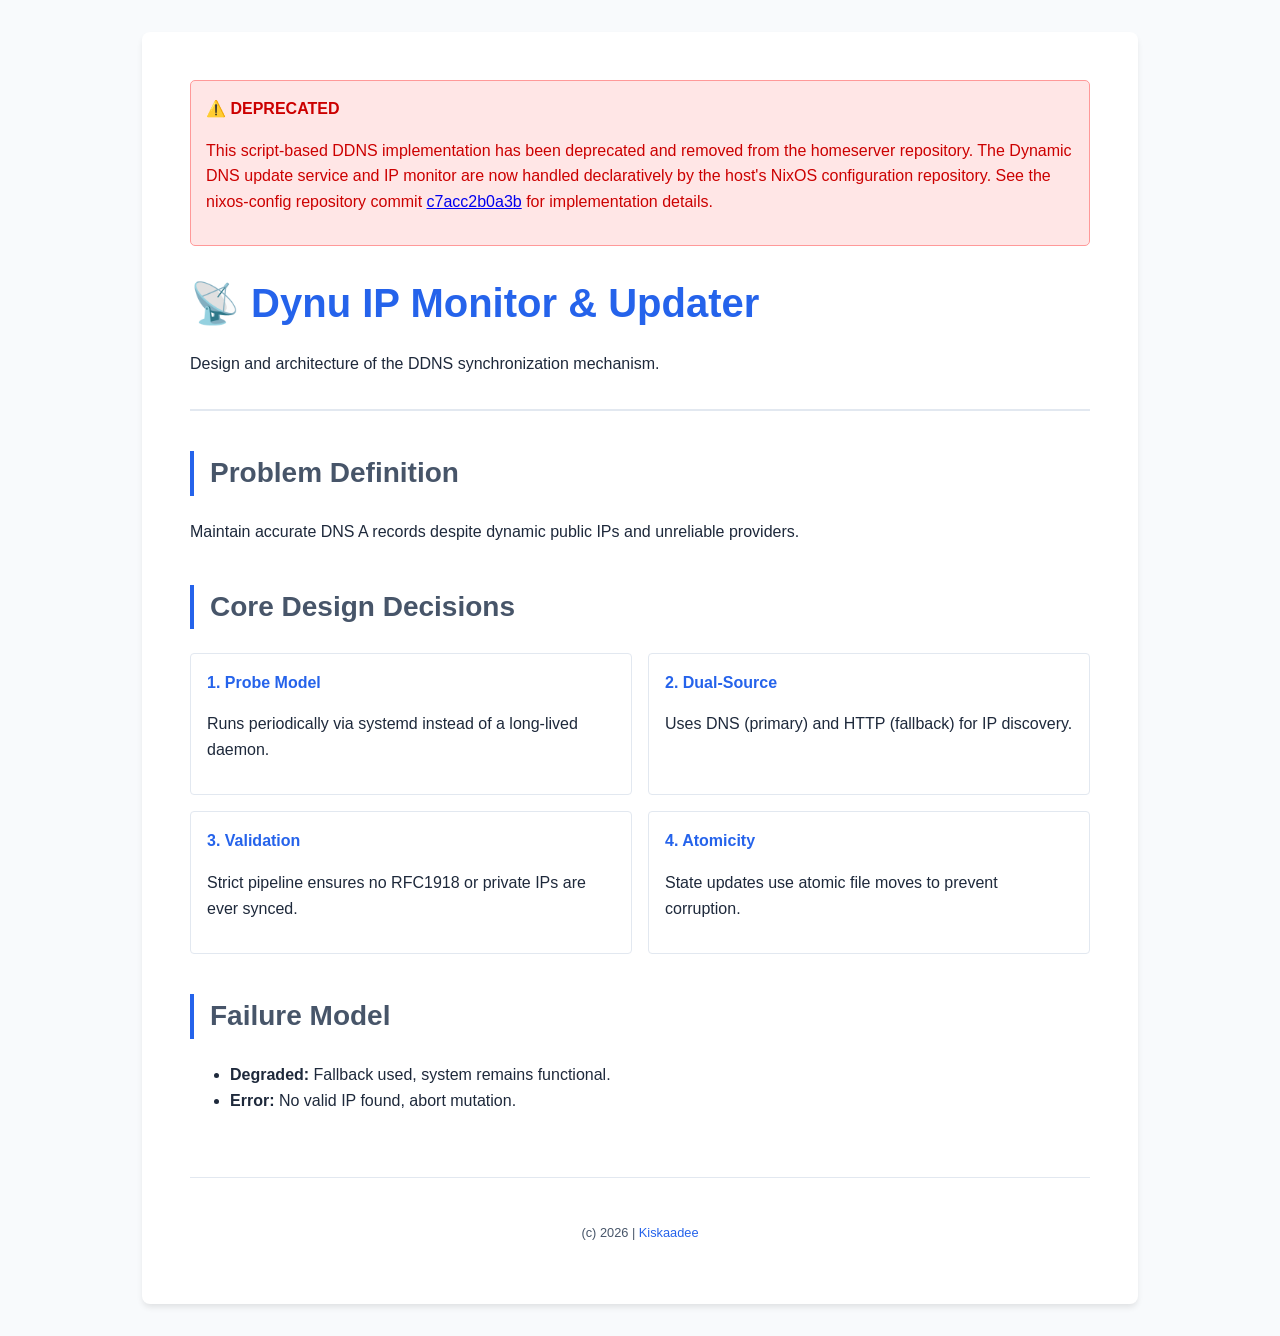
<file: docs/legacy/dynu-ip-update-protocol.html>
<!DOCTYPE html>
<html lang="en">
<head>
    <meta charset="UTF-8">
    <meta name="viewport" content="width=device-width, initial-scale=1.0">
    <title>Dynu IP Protocol | Hardened Hub</title>
    <link rel="stylesheet" href="style.css">
</head>
<body>

<main>
    <header style="background: #ffe6e6; border: 1px solid #ff9999; padding: 15px; border-radius: 5px; margin-bottom: 25px; color: #cc0000;">
        <strong>⚠️ DEPRECATED</strong>
        <p>This script-based DDNS implementation has been deprecated and removed from the homeserver repository. The Dynamic DNS update service and IP monitor are now handled declaratively by the host's NixOS configuration repository. See the nixos-config repository commit <a href="https://github.com/kiskaadee/nixos-config/commit/c7acc2b0a3bb262dfd5577989d8d7f0218f2721e" target="_blank">c7acc2b0a3b</a> for implementation details.</p>
    </header>

    <header>
        <h1>📡 Dynu IP Monitor & Updater</h1>
        <p>Design and architecture of the DDNS synchronization mechanism.</p>
    </header>

    <section>
        <h2>Problem Definition</h2>
        <p>Maintain accurate DNS A records despite dynamic public IPs and unreliable providers.</p>
    </section>

    <section>
        <h2>Core Design Decisions</h2>
        <div class="grid">
            <article class="card">
                <h4>1. Probe Model</h4>
                <p>Runs periodically via systemd instead of a long-lived daemon.</p>
            </article>
            <article class="card">
                <h4>2. Dual-Source</h4>
                <p>Uses DNS (primary) and HTTP (fallback) for IP discovery.</p>
            </article>
            <article class="card">
                <h4>3. Validation</h4>
                <p>Strict pipeline ensures no RFC1918 or private IPs are ever synced.</p>
            </article>
            <article class="card">
                <h4>4. Atomicity</h4>
                <p>State updates use atomic file moves to prevent corruption.</p>
            </article>
        </div>
    </section>

    <section>
        <h2>Failure Model</h2>
        <ul>
            <li><strong>Degraded:</strong> Fallback used, system remains functional.</li>
            <li><strong>Error:</strong> No valid IP found, abort mutation.</li>
        </ul>
    </section>

    <footer>
        <p>(c) 2026 | <a href="https://roadtotech.me">Kiskaadee</a></p>
    </footer>
</main>

</body>
</html>
</file>
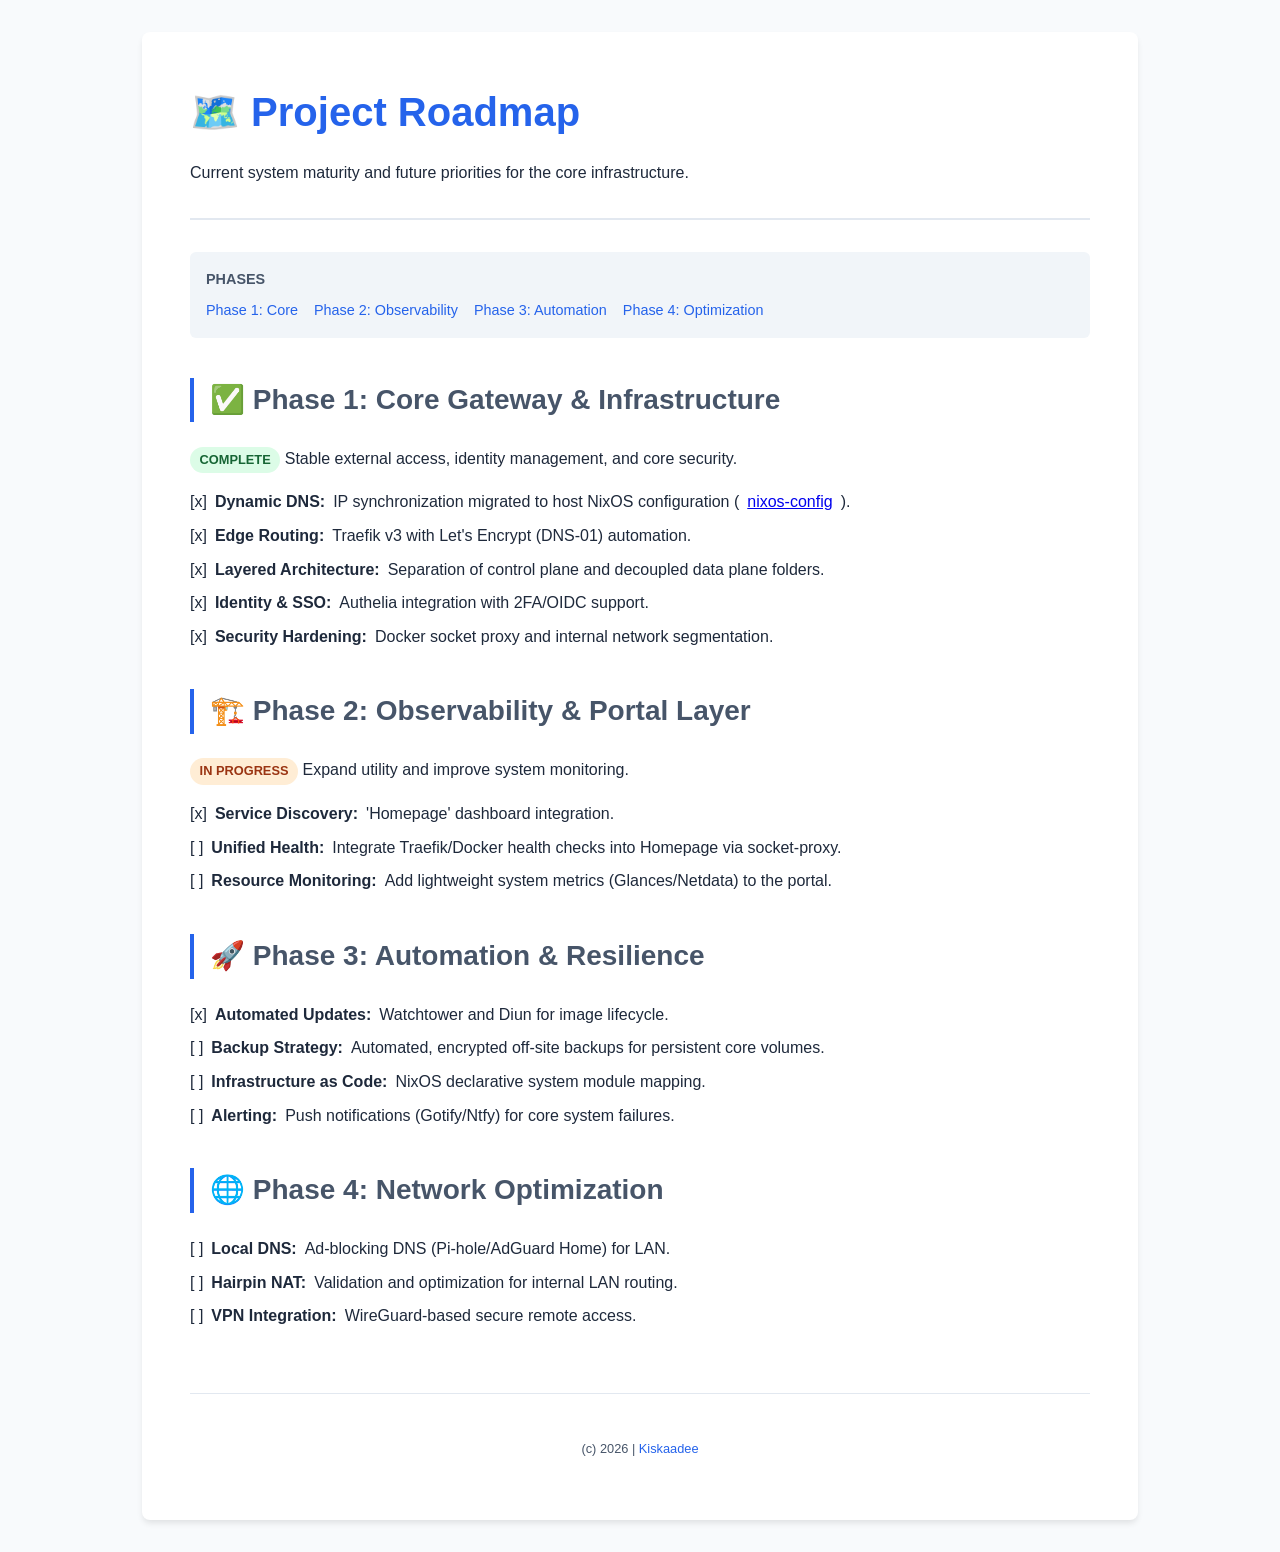
<file: docs/legacy/roadmap.html>
<!DOCTYPE html>
<html lang="en">
<head>
    <meta charset="UTF-8">
    <meta name="viewport" content="width=device-width, initial-scale=1.0">
    <title>Project Roadmap | Hardened Hub</title>
    <link rel="stylesheet" href="style.css">
</head>
<body>

<main>
    <header>
        <h1>🗺️ Project Roadmap</h1>
        <p>Current system maturity and future priorities for the core infrastructure.</p>
    </header>

    <nav>
        <h4>Phases</h4>
        <ul>
            <li><a href="#phase1">Phase 1: Core</a></li>
            <li><a href="#phase2">Phase 2: Observability</a></li>
            <li><a href="#phase3">Phase 3: Automation</a></li>
            <li><a href="#phase4">Phase 4: Optimization</a></li>
        </ul>
    </nav>

    <section id="phase1">
        <h2>✅ Phase 1: Core Gateway & Infrastructure</h2>
        <p><span class="badge badge-success">COMPLETE</span> Stable external access, identity management, and core security.</p>
        <ul class="status-list">
            <li class="status-item"><span>[x]</span> <strong>Dynamic DNS:</strong> IP synchronization migrated to host NixOS configuration (<a href="https://github.com/kiskaadee/nixos-config">nixos-config</a>).</li>
            <li class="status-item"><span>[x]</span> <strong>Edge Routing:</strong> Traefik v3 with Let's Encrypt (DNS-01) automation.</li>
            <li class="status-item"><span>[x]</span> <strong>Layered Architecture:</strong> Separation of control plane and decoupled data plane folders.</li>
            <li class="status-item"><span>[x]</span> <strong>Identity & SSO:</strong> Authelia integration with 2FA/OIDC support.</li>
            <li class="status-item"><span>[x]</span> <strong>Security Hardening:</strong> Docker socket proxy and internal network segmentation.</li>
        </ul>
    </section>

    <section id="phase2">
        <h2>🏗️ Phase 2: Observability & Portal Layer</h2>
        <p><span class="badge badge-warning">IN PROGRESS</span> Expand utility and improve system monitoring.</p>
        <ul class="status-list">
            <li class="status-item"><span>[x]</span> <strong>Service Discovery:</strong> 'Homepage' dashboard integration.</li>
            <li class="status-item"><span>[ ]</span> <strong>Unified Health:</strong> Integrate Traefik/Docker health checks into Homepage via socket-proxy.</li>
            <li class="status-item"><span>[ ]</span> <strong>Resource Monitoring:</strong> Add lightweight system metrics (Glances/Netdata) to the portal.</li>
        </ul>
    </section>

    <section id="phase3">
        <h2>🚀 Phase 3: Automation & Resilience</h2>
        <ul class="status-list">
            <li class="status-item"><span>[x]</span> <strong>Automated Updates:</strong> Watchtower and Diun for image lifecycle.</li>
            <li class="status-item"><span>[ ]</span> <strong>Backup Strategy:</strong> Automated, encrypted off-site backups for persistent core volumes.</li>
            <li class="status-item"><span>[ ]</span> <strong>Infrastructure as Code:</strong> NixOS declarative system module mapping.</li>
            <li class="status-item"><span>[ ]</span> <strong>Alerting:</strong> Push notifications (Gotify/Ntfy) for core system failures.</li>
        </ul>
    </section>

    <section id="phase4">
        <h2>🌐 Phase 4: Network Optimization</h2>
        <ul class="status-list">
            <li class="status-item"><span>[ ]</span> <strong>Local DNS:</strong> Ad-blocking DNS (Pi-hole/AdGuard Home) for LAN.</li>
            <li class="status-item"><span>[ ]</span> <strong>Hairpin NAT:</strong> Validation and optimization for internal LAN routing.</li>
            <li class="status-item"><span>[ ]</span> <strong>VPN Integration:</strong> WireGuard-based secure remote access.</li>
        </ul>
    </section>

    <footer>
        <p>(c) 2026 | <a href="https://roadtotech.me">Kiskaadee</a></p>
    </footer>
</main>

</body>
</html>
</file>
<file: docs/style.css>
:root {
    --primary: #2563eb;
    --secondary: #475569;
    --bg: #f8fafc;
    --text: #1e293b;
    --border: #e2e8f0;
    --accent: #f1f5f9;
    --success: #166534;
    --success-bg: #dcfce7;
    --warning: #9a3412;
    --warning-bg: #ffedd5;
}

body {
    font-family: -apple-system, BlinkMacSystemFont, "Segoe UI", Roboto, Helvetica, Arial, sans-serif;
    line-height: 1.6;
    color: var(--text);
    background: var(--bg);
    margin: 0;
    padding: 2rem;
}

main {
    max-width: 900px;
    margin: 0 auto;
    background: white;
    padding: 3rem;
    border-radius: 8px;
    box-shadow: 0 4px 6px -1px rgb(0 0 0 / 0.1);
}

header {
    border-bottom: 2px solid var(--border);
    margin-bottom: 2rem;
    padding-bottom: 1rem;
}

h1 { font-size: 2.5rem; color: var(--primary); margin: 0; }
h2 { font-size: 1.75rem; color: var(--secondary); margin-top: 2.5rem; border-left: 4px solid var(--primary); padding-left: 1rem; }
h3 { font-size: 1.25rem; color: var(--text); margin-top: 1.5rem; }

code {
    background: var(--accent);
    padding: 0.2rem 0.4rem;
    border-radius: 4px;
    font-family: ui-monospace, SFMono-Regular, Menlo, Monaco, Consolas, monospace;
    font-size: 0.9em;
}

pre {
    background: #1e293b;
    color: #f8fafc;
    padding: 1.5rem;
    border-radius: 6px;
    overflow-x: auto;
}

pre code {
    background: transparent;
    padding: 0;
    color: inherit;
}

.layer-box {
    background: var(--accent);
    padding: 1.5rem;
    border-radius: 6px;
    margin: 1rem 0;
    border: 1px solid var(--border);
}

nav {
    background: var(--accent);
    padding: 1rem;
    border-radius: 6px;
    margin-bottom: 2rem;
}

nav h4 { margin: 0 0 0.5rem 0; font-size: 0.9rem; text-transform: uppercase; color: var(--secondary); }
nav ul { list-style: none; padding: 0; margin: 0; display: flex; flex-wrap: wrap; gap: 1rem; font-size: 0.9rem; }
nav a { color: var(--primary); text-decoration: none; }
nav a:hover { text-decoration: underline; }

.grid { display: grid; grid-template-columns: 1fr 1fr; gap: 1rem; }
.card { border: 1px solid var(--border); padding: 1rem; border-radius: 4px; background: white; }
.card h4 { margin: 0 0 0.5rem 0; color: var(--primary); }

.badge {
    padding: 0.2rem 0.6rem;
    border-radius: 9999px;
    font-size: 0.8rem;
    font-weight: bold;
    display: inline-block;
}

.badge-success { background: var(--success-bg); color: var(--success); }
.badge-warning { background: var(--warning-bg); color: var(--warning); }

.status-list { list-style: none; padding: 0; }
.status-item { display: flex; align-items: center; gap: 0.5rem; margin-bottom: 0.5rem; }

footer { margin-top: 4rem; font-size: 0.8rem; color: var(--secondary); text-align: center; border-top: 1px solid var(--border); padding-top: 2rem; }
footer a { color: var(--primary); text-decoration: none; }
</file>
<file: docs/legacy/style.css>
:root {
    --primary: #2563eb;
    --secondary: #475569;
    --bg: #f8fafc;
    --text: #1e293b;
    --border: #e2e8f0;
    --accent: #f1f5f9;
    --success: #166534;
    --success-bg: #dcfce7;
    --warning: #9a3412;
    --warning-bg: #ffedd5;
}

body {
    font-family: -apple-system, BlinkMacSystemFont, "Segoe UI", Roboto, Helvetica, Arial, sans-serif;
    line-height: 1.6;
    color: var(--text);
    background: var(--bg);
    margin: 0;
    padding: 2rem;
}

main {
    max-width: 900px;
    margin: 0 auto;
    background: white;
    padding: 3rem;
    border-radius: 8px;
    box-shadow: 0 4px 6px -1px rgb(0 0 0 / 0.1);
}

header {
    border-bottom: 2px solid var(--border);
    margin-bottom: 2rem;
    padding-bottom: 1rem;
}

h1 { font-size: 2.5rem; color: var(--primary); margin: 0; }
h2 { font-size: 1.75rem; color: var(--secondary); margin-top: 2.5rem; border-left: 4px solid var(--primary); padding-left: 1rem; }
h3 { font-size: 1.25rem; color: var(--text); margin-top: 1.5rem; }

code {
    background: var(--accent);
    padding: 0.2rem 0.4rem;
    border-radius: 4px;
    font-family: ui-monospace, SFMono-Regular, Menlo, Monaco, Consolas, monospace;
    font-size: 0.9em;
}

pre {
    background: #1e293b;
    color: #f8fafc;
    padding: 1.5rem;
    border-radius: 6px;
    overflow-x: auto;
}

pre code {
    background: transparent;
    padding: 0;
    color: inherit;
}

.layer-box {
    background: var(--accent);
    padding: 1.5rem;
    border-radius: 6px;
    margin: 1rem 0;
    border: 1px solid var(--border);
}

nav {
    background: var(--accent);
    padding: 1rem;
    border-radius: 6px;
    margin-bottom: 2rem;
}

nav h4 { margin: 0 0 0.5rem 0; font-size: 0.9rem; text-transform: uppercase; color: var(--secondary); }
nav ul { list-style: none; padding: 0; margin: 0; display: flex; flex-wrap: wrap; gap: 1rem; font-size: 0.9rem; }
nav a { color: var(--primary); text-decoration: none; }
nav a:hover { text-decoration: underline; }

.grid { display: grid; grid-template-columns: 1fr 1fr; gap: 1rem; }
.card { border: 1px solid var(--border); padding: 1rem; border-radius: 4px; background: white; }
.card h4 { margin: 0 0 0.5rem 0; color: var(--primary); }

.badge {
    padding: 0.2rem 0.6rem;
    border-radius: 9999px;
    font-size: 0.8rem;
    font-weight: bold;
    display: inline-block;
}

.badge-success { background: var(--success-bg); color: var(--success); }
.badge-warning { background: var(--warning-bg); color: var(--warning); }

.status-list { list-style: none; padding: 0; }
.status-item { display: flex; align-items: center; gap: 0.5rem; margin-bottom: 0.5rem; }

footer { margin-top: 4rem; font-size: 0.8rem; color: var(--secondary); text-align: center; border-top: 1px solid var(--border); padding-top: 2rem; }
footer a { color: var(--primary); text-decoration: none; }
</file>
